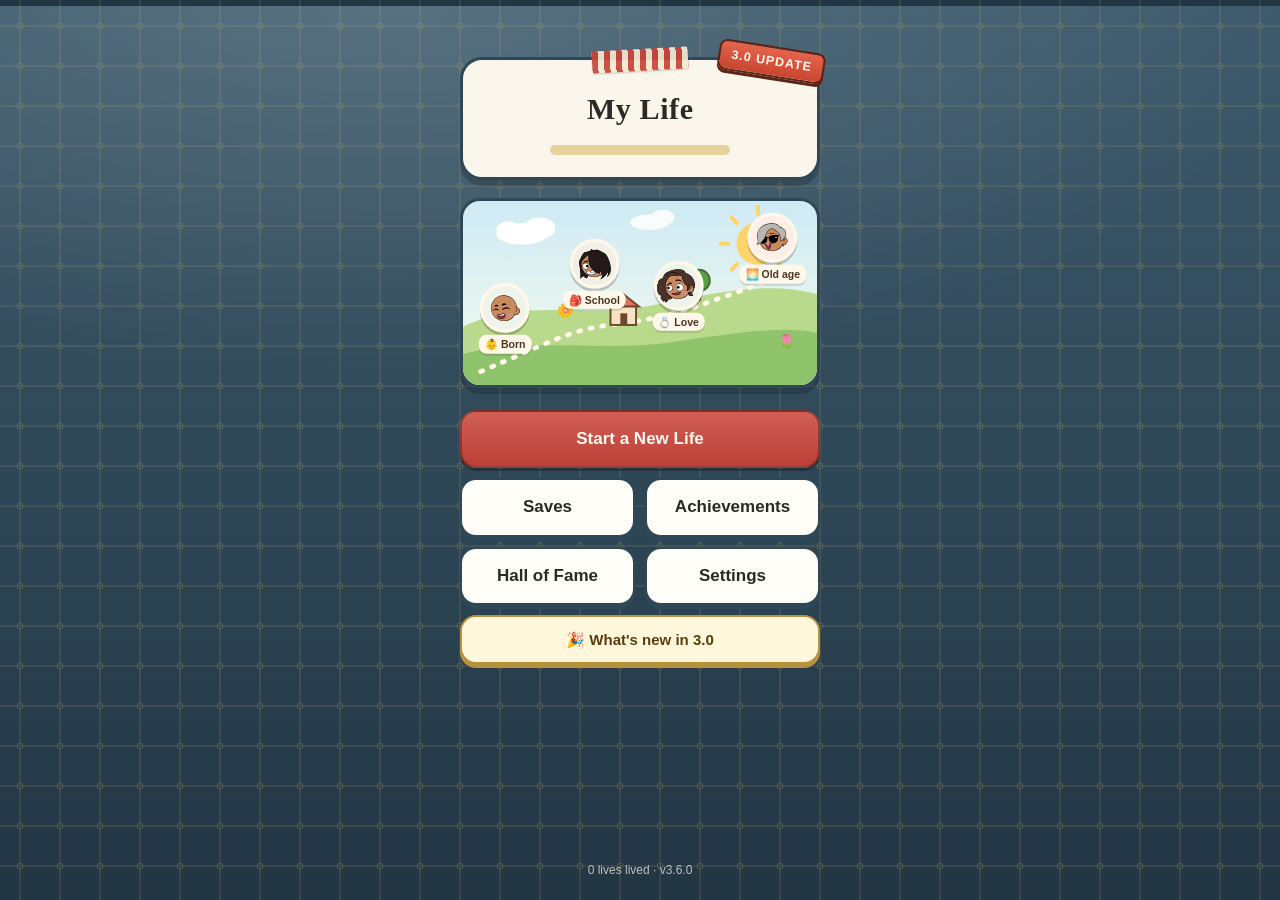
<file: web/index.html>
<!doctype html>
<html lang="zh-CN">
<head>
<meta charset="utf-8">
<meta name="viewport" content="width=device-width, initial-scale=1, maximum-scale=1, user-scalable=no, viewport-fit=cover">
<meta name="theme-color" content="#f6f9f3" media="(prefers-color-scheme: light)">
<meta name="theme-color" content="#1d3a2e" media="(prefers-color-scheme: dark)">
<meta name="format-detection" content="telephone=no">
<title>我的一生 · My Life</title>
<link rel="stylesheet" href="css/style.css">
<link rel="stylesheet" href="css/v3.css">
</head>
<body>
<div id="app"></div>
<script src="js/core.js"></script>
<script src="js/s2t.js"></script>
<script src="js/data/world.js"></script>
<script src="js/data/names.js"></script>
<script src="js/data/edu.js"></script>
<script src="js/data/jobs.js"></script>
<script src="js/data/people.js"></script>
<script src="js/data/items.js"></script>
<script src="js/data/history.js"></script>
<script src="js/data/history2.js"></script>
<script src="js/data/codes.js"></script>
<script src="js/engine/base.js"></script>
<script src="js/engine/npc.js"></script>
<script src="js/engine/life.js"></script>
<script src="js/engine/school.js"></script>
<script src="js/engine/career.js"></script>
<script src="js/engine/service.js"></script>
<script src="js/engine/crime.js"></script>
<script src="js/engine/money.js"></script>
<script src="js/engine/health.js"></script>
<script src="js/engine/love.js"></script>
<script src="js/engine/year.js"></script>
<script src="js/engine/vip.js"></script>
<script src="js/engine/ending.js"></script>
<script src="js/engine/chat.js"></script>
<script src="js/engine/actions.js"></script>
<script src="js/engine/actions2.js"></script>
<script src="js/engine/npcacts.js"></script>
<script src="js/events/child.js"></script>
<script src="js/events/teen.js"></script>
<script src="js/events/adult.js"></script>
<script src="js/events/love.js"></script>
<script src="js/engine/circle.js"></script>
<script src="js/events/work.js"></script>
<script src="js/events/old.js"></script>
<script src="js/events/people.js"></script>
<script src="js/events/more.js"></script>
<script src="js/events/jobs2.js"></script>
<script src="js/events/origins.js"></script>
<script src="js/events/fame2.js"></script>
<script src="js/events/school2.js"></script>
<script src="js/events/misc.js"></script>
<script src="js/events/era.js"></script>
<script src="js/events/status.js"></script>
<script src="js/events/estate.js"></script>
<script src="js/events/underworld.js"></script>
<script src="js/events/class.js"></script>
<script src="js/events/prison.js"></script>
<script src="js/events/family2.js"></script>
<script src="js/events/childhood.js"></script>
<script src="js/events/identity.js"></script>
<script src="js/events/royal.js"></script>
<script src="js/events/jobs3.js"></script>
<script src="js/events/family3.js"></script>
<script src="js/events/endings2.js"></script>
<script src="js/events/family4.js"></script>
<script src="js/events/persona.js"></script>
<script src="js/events/kidlife.js"></script>
<script src="js/events/batch6.js"></script>
<script src="js/events/batch7.js"></script>
<script src="js/events/batch8.js"></script>
<script src="js/events/batch9.js"></script>
<script src="js/events/batch10.js"></script>
<script src="js/events/batch11.js"></script>
<script src="js/events/stories11.js"></script>
<script src="js/events/batch12.js"></script>
<script src="js/events/stories12.js"></script>
<script src="js/events/batch13.js"></script>
<script src="js/events/spy.js"></script>
<script src="js/events/batch14.js"></script>
<script src="js/events/life14.js"></script>
<script src="js/events/stories14.js"></script>
<script src="js/events/jobs15a.js"></script>
<script src="js/events/jobs15b.js"></script>
<script src="js/events/origins15a.js"></script>
<script src="js/events/origins15b.js"></script>
<script src="js/events/world15.js"></script>
<script src="js/events/service15.js"></script>
<script src="js/events/life15.js"></script>
<script src="js/events/talents15.js"></script>
<script src="js/events/partners15.js"></script>
<script src="js/events/features15.js"></script>
<script src="js/events/pending17.js"></script>
<script src="js/events/jobs17.js"></script>
<script src="js/events/origins17.js"></script>
<script src="js/events/world17.js"></script>
<script src="js/events/spy17.js"></script>
<script src="js/events/kids17.js"></script>
<script src="js/events/daily17.js"></script>
<script src="js/events/v18.js"></script>
<script src="js/events/stories18.js"></script>
<script src="js/events/v19.js"></script>
<script src="js/events/v19b.js"></script>
<script src="js/events/stories19.js"></script>
<script src="js/events/v20.js"></script>
<script src="js/events/v21.js"></script>
<script src="js/events/stories21.js"></script>
<script src="js/events/v22.js"></script>
<script src="js/events/id22a.js"></script>
<script src="js/events/id22b.js"></script>
<script src="js/events/odb.js"></script>
<script src="js/events/odb1.js"></script>
<script src="js/events/odb2.js"></script>
<script src="js/events/odb3.js"></script>
<script src="js/events/odb4.js"></script>
<script src="js/events/odb5.js"></script>
<script src="js/events/odb6.js"></script>
<script src="js/events/dyn33.js"></script>
<script src="js/events/life33.js"></script>
<script src="js/events/kids33.js"></script>
<script src="js/events/fam34.js"></script>
<script src="js/events/fam35.js"></script>
<script src="js/events/spy22.js"></script>
<script src="js/events/endings3.js"></script>
<script src="js/events/ending33.js"></script>
<script src="js/events/v33.js"></script>
<script src="js/events/clean.js"></script>
<script src="js/events/effects.js"></script>
<script src="js/games/games.js"></script>
<script src="js/games/games2.js"></script>
<script src="js/ui/avatar.js"></script>
<script src="js/lib/dicebear.js"></script>
<script src="js/lib/avstyles.js"></script>
<script src="js/ui/avatar2.js"></script>
<script src="js/ui/audio.js"></script>
<script src="js/ui/ui.js"></script>
<script src="js/ui/skins.js"></script>
<script src="js/ui/screens.js"></script>
<script src="js/ui/pages.js"></script>
<script src="js/ui/main.js"></script>
<script src="js/ui/ui2.js"></script>
<script src="js/ui/ui3.js"></script>
<script src="js/ui/ui4.js"></script>
<script src="js/ui/ui5.js"></script>
<script src="js/ui/ui6.js"></script>
<script src="js/ui/ui7.js"></script>
<script src="js/ui/ui8.js"></script>
<script src="js/ui/ui9.js"></script>
<script src="js/ui/ui10.js"></script>
<script src="js/ui/ui11.js"></script>
<script src="js/ui/ui12.js"></script>
</body>
</html>
</file>
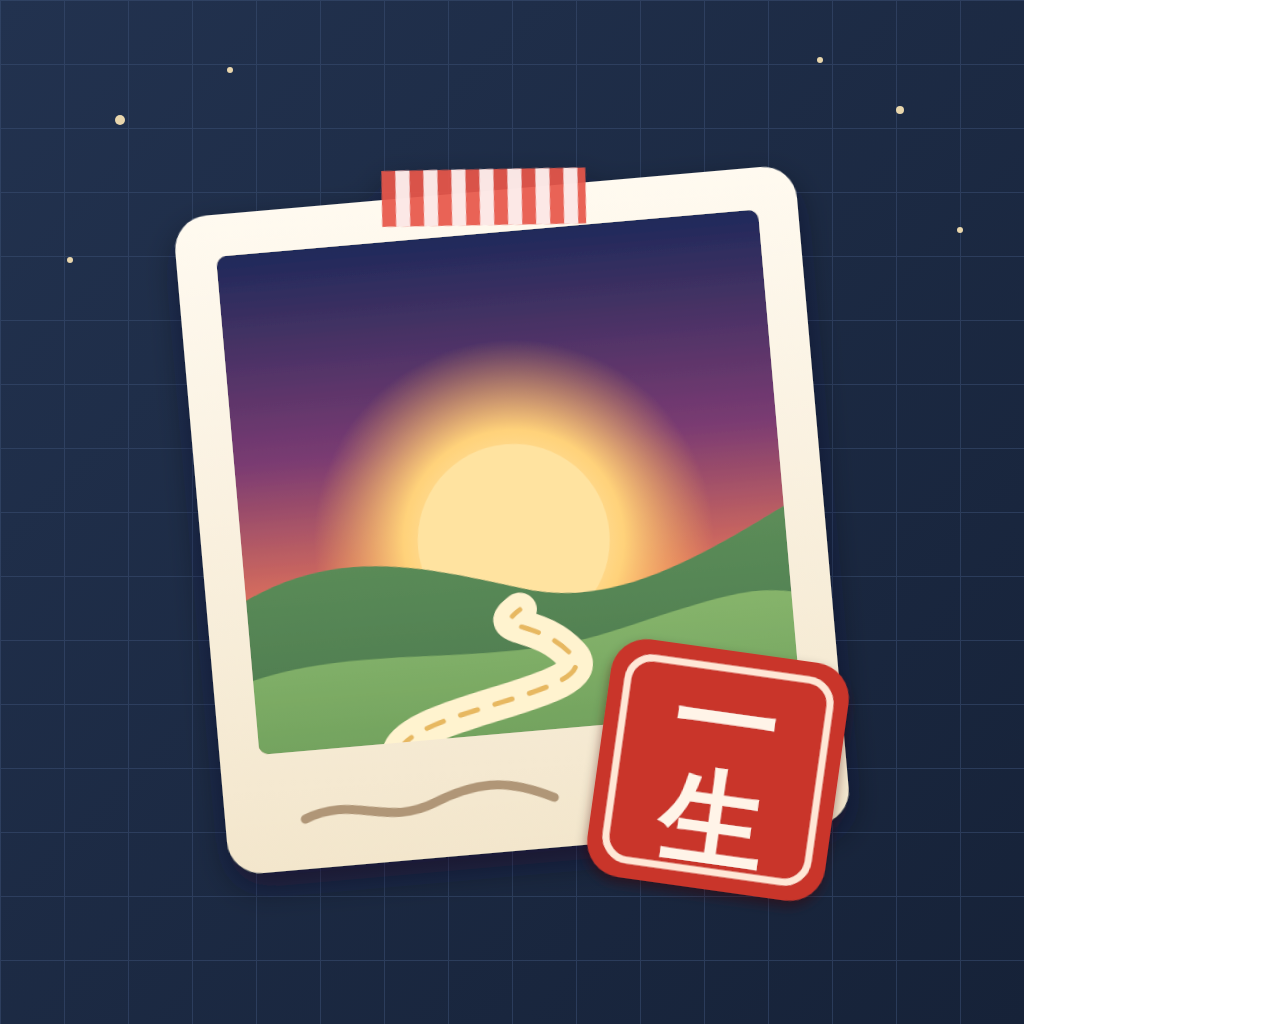
<file: tools/icon.svg.html>
<!doctype html><html><head><meta charset="utf-8"><style>html,body{margin:0;padding:0;background:transparent}</style></head><body>
<svg xmlns="http://www.w3.org/2000/svg" width="1024" height="1024" viewBox="0 0 1024 1024">
<defs>
  <linearGradient id="sky" x1="0" y1="0" x2="0" y2="1">
    <stop offset="0" stop-color="#1f2a5a"/><stop offset=".42" stop-color="#7a3b72"/><stop offset=".72" stop-color="#e2735a"/><stop offset="1" stop-color="#f7c26b"/>
  </linearGradient>
  <radialGradient id="sun" cx=".5" cy=".5" r=".5"><stop offset="0" stop-color="#fff6d6"/><stop offset=".55" stop-color="#ffd27a"/><stop offset="1" stop-color="#ffb35a" stop-opacity="0"/></radialGradient>
  <linearGradient id="paper" x1="0" y1="0" x2="0" y2="1"><stop offset="0" stop-color="#fffaf0"/><stop offset="1" stop-color="#f3e6cc"/></linearGradient>
  <linearGradient id="hill1" x1="0" y1="0" x2="0" y2="1"><stop offset="0" stop-color="#5e8f5a"/><stop offset="1" stop-color="#3f6b45"/></linearGradient>
  <linearGradient id="hill2" x1="0" y1="0" x2="0" y2="1"><stop offset="0" stop-color="#86b46b"/><stop offset="1" stop-color="#5f9152"/></linearGradient>
  <filter id="sh" x="-20%" y="-20%" width="140%" height="140%"><feDropShadow dx="0" dy="14" stdDeviation="16" flood-color="#1a0f24" flood-opacity=".45"/></filter>
  <filter id="sh2" x="-20%" y="-20%" width="140%" height="140%"><feDropShadow dx="0" dy="6" stdDeviation="6" flood-color="#3a0d0d" flood-opacity=".45"/></filter>
  <clipPath id="card"><rect x="240" y="232" width="544" height="500" rx="10"/></clipPath>
</defs>
<linearGradient id="bg" x1="0" y1="0" x2="1" y2="1"><stop offset="0" stop-color="#22324f"/><stop offset="1" stop-color="#162238"/></linearGradient>
<pattern id="grid" width="64" height="64" patternUnits="userSpaceOnUse"><path d="M64 0H0V64" fill="none" stroke="#3a4f73" stroke-width="2" opacity=".55"/></pattern>
<rect width="1024" height="1024" fill="url(#bg)"/><rect width="1024" height="1024" fill="url(#grid)"/>
<!-- stars -->
<g fill="#ffe9b8" opacity=".9"><circle cx="120" cy="120" r="5"/><circle cx="230" cy="70" r="3"/><circle cx="900" cy="110" r="4"/><circle cx="820" cy="60" r="3"/><circle cx="960" cy="230" r="3"/><circle cx="70" cy="260" r="3"/></g>
<!-- the card (a life's diary page), slightly tilted -->
<g transform="rotate(-5 512 520)" filter="url(#sh)">
  <rect x="200" y="190" width="624" height="660" rx="34" fill="url(#paper)"/>
  <g clip-path="url(#card)">
    <!-- little sky window inside the card -->
    <rect x="240" y="232" width="544" height="500" fill="url(#sky)"/>
    <circle cx="512" cy="540" r="200" fill="url(#sun)"/>
    <circle cx="512" cy="540" r="96" fill="#ffe3a0"/>
    <path d="M200 600 C 320 520, 420 560, 520 590 S 720 560, 824 510 L 824 860 L 200 860 Z" fill="url(#hill1)"/>
    <path d="M200 670 C 330 620, 470 670, 600 640 S 760 600, 824 630 L 824 860 L 200 860 Z" fill="url(#hill2)"/>
    <!-- the winding road of a life -->
    <path d="M380 740 C 400 700, 590 700, 560 660 S 480 630, 512 610" fill="none" stroke="#fff3cf" stroke-width="34" stroke-linecap="round"/>
    <path d="M380 740 C 400 700, 590 700, 560 660 S 480 630, 512 610" fill="none" stroke="#e7b860" stroke-width="5" stroke-dasharray="18 18" stroke-linecap="round"/>
    <!-- ruled lines at the bottom of the page -->
    
  </g>
  <path d="M280 800 C 330 780, 360 815, 410 795 S 490 780, 530 800" fill="none" stroke="#9a7b5a" stroke-width="9" stroke-linecap="round" opacity=".75"/>
  <!-- washi tape -->
  <g transform="rotate(4 512 196)"><rect x="410" y="168" width="204" height="56" fill="#e8574a" opacity=".92"/><g fill="#fff" opacity=".85"><rect x="424" y="168" width="14" height="56"/><rect x="452" y="168" width="14" height="56"/><rect x="480" y="168" width="14" height="56"/><rect x="508" y="168" width="14" height="56"/><rect x="536" y="168" width="14" height="56"/><rect x="564" y="168" width="14" height="56"/><rect x="592" y="168" width="14" height="56"/></g></g>
</g>
<!-- red seal: 一生 -->
<g transform="rotate(8 718 770)" filter="url(#sh2)">
  <rect x="598" y="650" width="240" height="240" rx="36" fill="#c9342b"/>
  <rect x="616" y="668" width="204" height="204" rx="24" fill="none" stroke="#ffe7d6" stroke-width="7"/>
  <text x="718" y="760" text-anchor="middle" font-family="Noto Serif CJK SC" font-weight="900" font-size="104" fill="#fff4e8">一</text>
  <text x="718" y="858" text-anchor="middle" font-family="Noto Serif CJK SC" font-weight="900" font-size="104" fill="#fff4e8">生</text>
</g>
</svg></body></html>
</file>
<file: web/css/style.css>
/* My Life — a ring-bound notebook on a wooden desk */
:root {
  --desk: #8d5d3b;
  --desk2: #6f4529;
  --desk3: #a8744b;
  --paper: #fbf6ea;
  --paper2: #fffdf6;
  --line: #e9dcc2;
  --grid: #efe4cf;
  --grid2: #dccaa8;
  --ink: #3d2b20;
  --ink2: #6f5a4a;
  --ink3: #a48f7c;
  --brown: #5b3a29;
  --green: #5a8a3a;
  --red: #c94a35;
  --blue: #3a7bbf;
  --blue-soft: #f6ead0;
  --yellow: #f2c94c;
  --yellow-soft: #f8e6a2;
  --rose: #ee8e8c;
  --sky: #6d9be3;
  --leaf: #93cf63;
  --gold: #efc463;
  --coral: #f0a06a;
  --violet: #a98be2;
  --teal: #7fd0c2;
  --track: #4b3a31;
  --shadow: 0 2px 0 rgba(61, 43, 32, .12), 0 10px 24px rgba(61, 43, 32, .18);
  --veil: rgba(40, 24, 14, .5);
  --serif: "Kaiti SC", "STKaiti", "KaiTi", "BiauKai", "Songti SC", "Noto Serif CJK SC", Georgia, serif;
  --round: "Yuanti SC", "PingFang SC", "PingFang TC", "Hiragino Maru Gothic ProN", -apple-system, "Helvetica Neue", Arial, sans-serif;
  --sans: -apple-system, "PingFang SC", "PingFang TC", "Hiragino Sans GB", "Noto Sans CJK SC", "Helvetica Neue", Arial, sans-serif;
  --safe-t: env(safe-area-inset-top, 0px);
  --safe-b: env(safe-area-inset-bottom, 0px);
  color-scheme: light;
}
:root[data-theme="dark"] {
  --desk: #3a281d; --desk2: #2a1c14; --desk3: #4d3527;
  --paper: #2a2420; --paper2: #332b26; --line: rgba(255, 240, 220, .08); --grid: rgba(255, 240, 220, .08); --grid2: rgba(255, 240, 220, .16);
  --ink: #f2e7d8; --ink2: #cdbba6; --ink3: #9c8977; --brown: #1c120c;
  --green: #a9d58a; --red: #f08f7a; --blue: #8fbaf0; --blue-soft: rgba(242, 201, 76, .14); --yellow: #f2d27a; --yellow-soft: rgba(242, 210, 122, .22);
  --track: #1c1511;
  --shadow: 0 2px 0 rgba(0, 0, 0, .3), 0 10px 26px rgba(0, 0, 0, .45); --veil: rgba(10, 6, 4, .62); color-scheme: dark;
}
@media (prefers-color-scheme: dark) {
  :root[data-theme="sysdark-unused"] {
    --desk: #3a281d; --desk2: #2a1c14; --desk3: #4d3527;
    --paper: #2a2420; --paper2: #332b26; --line: rgba(255, 240, 220, .08); --grid: rgba(255, 240, 220, .08); --grid2: rgba(255, 240, 220, .16);
    --ink: #f2e7d8; --ink2: #cdbba6; --ink3: #9c8977; --brown: #1c120c;
    --green: #a9d58a; --red: #f08f7a; --blue: #8fbaf0; --blue-soft: rgba(242, 201, 76, .14); --yellow: #f2d27a; --yellow-soft: rgba(242, 210, 122, .22);
    --track: #1c1511;
    --shadow: 0 2px 0 rgba(0, 0, 0, .3), 0 10px 26px rgba(0, 0, 0, .45); --veil: rgba(10, 6, 4, .62); color-scheme: dark;
  }
}
* { box-sizing: border-box; -webkit-tap-highlight-color: transparent; }
html, body { margin: 0; height: 100%; overflow: hidden; background: var(--paper); color: var(--ink); font-family: var(--sans); font-size: 15px; line-height: 1.55; -webkit-user-select: none; user-select: none; -webkit-text-size-adjust: 100%; }
button { font: inherit; color: inherit; border: 0; background: none; padding: 0; cursor: pointer; touch-action: manipulation; }
input, textarea, select { font: inherit; color: var(--ink); -webkit-user-select: text; user-select: text; }
button:focus-visible, input:focus-visible, select:focus-visible { outline: 2px solid var(--blue); outline-offset: 2px; }
.num { font-variant-numeric: tabular-nums; }
#app { position: fixed; inset: 0; display: flex; flex-direction: column; }

/* paper surfaces */
.grid-paper, .lined {
  background-color: var(--paper);
  background-image: repeating-linear-gradient(to bottom, transparent 0, transparent 31px, var(--line) 31px, var(--line) 32px);
  background-position: 0 6px;
}
.wood {
  background-color: var(--desk);
  background-image:
    radial-gradient(120% 60% at 20% 0%, rgba(255, 255, 255, .08), transparent 60%),
    repeating-linear-gradient(97deg, rgba(0, 0, 0, .06) 0 2px, transparent 2px 11px),
    repeating-linear-gradient(83deg, rgba(255, 255, 255, .035) 0 1px, transparent 1px 17px),
    linear-gradient(180deg, var(--desk3), var(--desk) 40%, var(--desk2));
}

/* ---------- the desk ---------- */
.desk { flex: 1; display: flex; flex-direction: column; overflow: hidden; position: relative;
  background-color: var(--desk);
  background-image:
    radial-gradient(120% 60% at 20% 0%, rgba(255, 255, 255, .08), transparent 60%),
    repeating-linear-gradient(97deg, rgba(0, 0, 0, .06) 0 2px, transparent 2px 11px),
    repeating-linear-gradient(83deg, rgba(255, 255, 255, .035) 0 1px, transparent 1px 17px),
    linear-gradient(180deg, var(--desk3), var(--desk) 40%, var(--desk2));
  padding: calc(var(--safe-t) + 6px) 10px calc(var(--safe-b) + 8px) 18px; }
.leaf { position: absolute; width: 74px; height: 74px; pointer-events: none; opacity: .9; z-index: 0;
  background: no-repeat center/contain url("data:image/svg+xml,%3Csvg xmlns='http://www.w3.org/2000/svg' viewBox='0 0 100 100'%3E%3Cpath d='M50 92 C49 75 47 62 44 52 C30 50 12 40 8 22 C24 14 40 18 50 30 C60 18 76 14 92 22 C88 40 70 50 56 52 C53 62 51 75 50 92Z' fill='%23c9dc7a' stroke='%23a6bd55' stroke-width='2'/%3E%3Cpath d='M50 90 V34 M50 52 L30 32 M50 52 L70 32' stroke='%23a6bd55' stroke-width='1.5' fill='none'/%3E%3C/svg%3E"); }
.leaf.l1 { top: calc(var(--safe-t) - 8px); left: 34%; transform: rotate(160deg); }
.leaf.l2 { bottom: calc(var(--safe-b) - 14px); right: -14px; transform: rotate(-30deg); width: 86px; height: 86px; }
.deskbar { display: flex; align-items: center; justify-content: space-between; gap: 8px; padding: 0 2px 6px 4px; position: relative; z-index: 2; }
.agechip { color: #fff8ea; font-family: var(--round); font-weight: 800; font-size: 20px; text-shadow: 0 2px 0 rgba(0, 0, 0, .25); display: flex; align-items: baseline; gap: 8px; }
.agechip small { font-size: 12.5px; font-weight: 600; opacity: .8; }
.pills { display: flex; gap: 8px; }
.pill { height: 36px; min-width: 48px; padding: 0 12px; border-radius: 18px; background: rgba(40, 24, 14, .35); color: #fff8ea; font-size: 17px; font-weight: 800; display: grid; place-items: center; position: relative; box-shadow: inset 0 1px 0 rgba(255, 255, 255, .12); }
.pill:active { background: rgba(40, 24, 14, .55); }
.pill .badge { top: -4px; right: -4px; }

/* the ring-bound notebook */
.book { flex: 1; min-height: 0; position: relative; z-index: 1; border-radius: 20px; background: var(--brown); padding: 0 0 7px 0; box-shadow: 0 6px 0 rgba(0, 0, 0, .18), 0 14px 30px rgba(0, 0, 0, .25); }
.book .page { position: absolute; inset: 0 7px 9px 10px; border-radius: 16px; background: var(--paper); overflow: hidden; display: flex; flex-direction: column; border: 2.5px solid #4a2f21; }
.ring { position: absolute; left: -15px; width: 32px; height: 18px; border: 5px solid #d9a55a; border-right-color: transparent; border-radius: 12px 0 0 12px; z-index: 3; box-shadow: inset 0 -2px 0 rgba(0, 0, 0, .15), 0 2px 0 rgba(0, 0, 0, .25); }
.ring.r1 { top: 14%; } .ring.r2 { top: calc(14% + 24px); } .ring.r3 { top: 64%; } .ring.r4 { top: calc(64% + 24px); }
.ribbon { text-align: center; padding: 10px 0 2px; }
.ribbon span { display: inline-block; font-family: var(--serif); font-size: 16px; letter-spacing: .25em; color: #5b3a29; padding: 3px 26px; background: linear-gradient(transparent 12%, #f3dc9e 12%, #f3dc9e 88%, transparent 88%); border-radius: 40% 60% 55% 45% / 60% 40% 60% 40%; }
:root[data-theme="dark"] .ribbon span { color: #3b2a20; }

/* ---------- header (inside the page) ---------- */
.hdr { padding: 6px 14px 8px 18px; display: flex; gap: 12px; align-items: center; position: relative; z-index: 2; }
.hdr .av { width: 66px; height: 66px; flex: none; border-radius: 50%; overflow: hidden; border: 3.5px solid var(--brown); background: #fff; box-shadow: 0 2px 0 rgba(0, 0, 0, .12); }
:root[data-theme="dark"] .hdr .av { border-color: #c9a27a; }
.hdr .who { flex: 1; min-width: 0; }
.hdr .nm { font-family: var(--serif); font-size: 22px; font-weight: 700; display: flex; align-items: baseline; gap: 8px; white-space: nowrap; overflow: hidden; letter-spacing: .06em; }
.hdr .ttl { font-family: var(--serif); font-size: 14px; color: var(--ink2); white-space: nowrap; overflow: hidden; text-overflow: ellipsis; margin-top: 2px; }
.purse { display: flex; flex-direction: column; align-items: flex-end; gap: 6px; flex: none; }
.money { font-family: var(--round); font-weight: 800; font-size: 15px; white-space: nowrap; display: flex; align-items: center; gap: 5px; color: var(--ink); }
.money .note { width: 18px; height: 13px; border-radius: 3px; background: linear-gradient(135deg, #bfe3d8, #8fc9b8); border: 1.5px solid #4f8f7c; transform: rotate(-12deg); display: inline-block; }
.money.neg { color: var(--red); }
.energy { display: flex; align-items: center; gap: 6px; color: var(--ink2); white-space: nowrap; font-size: 12.5px; font-family: var(--serif); }
.energy .bar { position: relative; width: 82px; height: 20px; border-radius: 10px; background: var(--track); overflow: hidden; border: 2px solid var(--brown); }
.energy .bar i { display: block; height: 100%; background: linear-gradient(180deg, #8fdcf0, #55b8d8); border-radius: 8px; }
.energy .bar b { position: absolute; inset: 0; display: grid; place-items: center; color: #fff; font-size: 11.5px; font-family: var(--round); font-weight: 800; text-shadow: 0 1px 0 rgba(0, 0, 0, .35); }
.hbtn { width: 38px; height: 38px; border-radius: 50%; display: grid; place-items: center; font-size: 19px; position: relative; flex: none; }
.badge { position: absolute; top: 2px; right: 0; min-width: 18px; height: 18px; padding: 0 4px; border-radius: 9px; background: var(--red); color: #fff; font-size: 11px; font-weight: 800; line-height: 18px; text-align: center; box-shadow: 0 0 0 2px #fff8ea; }
.vipmark { font-size: 11px; font-weight: 800; color: #6b4a00; background: linear-gradient(180deg, #ffe08a, #f2b632); border-radius: 6px; padding: 0 5px; font-family: var(--round); letter-spacing: 0; }

/* ---------- stats ---------- */
.stats { display: grid; grid-template-columns: 1fr 1fr; gap: 7px 14px; padding: 4px 14px 10px 18px; }
.st { display: flex; align-items: center; gap: 7px; font-size: 14px; color: var(--ink); font-family: var(--serif); }
.st .l { width: 2.4em; flex: none; letter-spacing: .1em; }
:root[lang="en"] .st .l { width: 4.4em; letter-spacing: 0; font-size: 12px; font-family: var(--round); font-weight: 700; white-space: nowrap; }
.bars2 .st .l { width: auto; min-width: 2.4em; }
:root[lang="en"] .bars2 .st .l { width: 5.4em; }
.bars2 .st .bar { height: 18px; }
:root[lang="en"] .hdr .nm { font-size: 19px; letter-spacing: 0; }
:root[lang="en"] .hdr .ttl { font-size: 12.5px; }
:root[lang="en"] .energy .lbl { display: none; }
.hdr .nm span:first-child { overflow: visible; text-overflow: clip; }
.st .bar { position: relative; flex: 1; height: 22px; border-radius: 11px; background: var(--track); overflow: hidden; border: 2px solid var(--brown); }
.st .bar i { display: block; height: 100%; border-radius: 9px; transition: width .4s; box-shadow: inset 0 3px 0 rgba(255, 255, 255, .25); }
.st .bar b { position: absolute; inset: 0; display: grid; place-items: center; color: #fff; font-family: var(--round); font-size: 12.5px; font-weight: 800; text-shadow: 0 1px 0 rgba(0, 0, 0, .4); }
.c-rose { background: var(--rose); } .c-sky { background: var(--sky); } .c-leaf { background: var(--leaf); } .c-gold { background: var(--gold); } .c-coral { background: var(--coral); } .c-violet { background: var(--violet); } .c-teal { background: var(--teal); }

/* ---------- diary ---------- */
.diary { flex: 1; overflow-y: auto; -webkit-overflow-scrolling: touch; padding: 4px 16px 32px 22px; position: relative; border-top: 1.5px dashed var(--grid2); font-family: var(--serif); background-attachment: local; background-position: 0 4px; }
.yr { margin: 0; }
.yr h4 { margin: 0 0 2px; font-size: 18px; font-weight: 700; color: var(--ink); display: flex; gap: 10px; align-items: baseline; line-height: 32px; }
.yr h4 .a { font-family: var(--round); font-weight: 800; }
.yr h4 .y { color: var(--ink3); font-weight: 500; font-size: 12.5px; font-family: var(--round); }
.yr p { margin: 0; font-size: 16px; line-height: 32px; letter-spacing: .03em; }
.yr p.n { color: var(--ink2); font-size: 14px; }
.more { display: block; margin: 0 auto; height: 32px; line-height: 32px; color: var(--blue); font-size: 13px; font-family: var(--round); }

/* ---------- fabric tabs & pencil ---------- */
.tabs { display: grid; grid-template-columns: repeat(4, 1fr); gap: 8px; padding: 0 6px; margin-top: -4px; position: relative; z-index: 2; }
.tab { height: 52px; border-radius: 4px 4px 12px 12px; display: grid; place-items: center; font-family: var(--round); font-size: 19px; font-weight: 900; color: #fff; letter-spacing: .12em; text-shadow: 0 2px 0 rgba(0, 0, 0, .28); position: relative; box-shadow: 0 4px 0 rgba(0, 0, 0, .22); transform: rotate(var(--tilt, 0deg)); }
.tab::before { content: ""; position: absolute; inset: 4px; border: 2px dashed rgba(255, 255, 255, .55); border-radius: 3px 3px 9px 9px; }
.tab span { position: relative; }
:root[lang="en"] .tab { font-size: 12.5px; letter-spacing: 0; }
.tab:active { transform: translateY(2px) rotate(var(--tilt, 0deg)); box-shadow: 0 2px 0 rgba(0, 0, 0, .22); }
.t-yellow { background: linear-gradient(180deg, #f8d466, #eeb93c); --tilt: -2deg; }
.t-red { background: linear-gradient(180deg, #f08c7c, #dc6a5a); --tilt: 1.5deg; }
.t-blue { background: linear-gradient(180deg, #7fb4ee, #5492d8); --tilt: -1deg; }
.t-green { background: linear-gradient(180deg, #8fd06f, #67b04c); --tilt: 2deg; }
.pencilrow { padding: 12px 4px 0; position: relative; z-index: 2; }
.pencil { width: 100%; height: 62px; display: flex; align-items: stretch; filter: drop-shadow(0 5px 0 rgba(0, 0, 0, .25)); transition: transform .12s; }
.pencil .body { flex: 1; border-radius: 22px 6px 6px 22px; background: linear-gradient(180deg, #e5644c 0%, #c84530 45%, #a9341f 100%); color: #fff7ea; display: flex; flex-direction: column; align-items: center; justify-content: center; border: 2.5px solid #5b2416; border-right: 0; position: relative; }
.pencil .body::before { content: ""; position: absolute; left: 10px; right: 6px; top: 9px; height: 5px; border-radius: 3px; background: rgba(255, 255, 255, .22); }
.pencil .body b { font-family: var(--serif); font-size: 23px; letter-spacing: .3em; line-height: 1.1; text-shadow: 0 2px 0 rgba(0, 0, 0, .25); }
:root[lang="en"] .pencil .body b { font-family: var(--round); letter-spacing: .06em; font-size: 19px; }
.pencil .body small { font-size: 11px; opacity: .85; font-family: var(--round); letter-spacing: .05em; }
.pencil .tip { width: 58px; flex: none; position: relative; background: #f1d1a2; clip-path: polygon(0 0, 100% 50%, 0 100%); }
.pencil .tip::after { content: ""; position: absolute; right: 0; top: 50%; width: 18px; height: 20px; transform: translateY(-50%); background: #3a2a22; clip-path: polygon(0 0, 100% 50%, 0 100%); }
.pencil:active { transform: translateY(3px); filter: drop-shadow(0 2px 0 rgba(0, 0, 0, .25)); }
.pencil[disabled] { opacity: .6; }
.pencil.thud { animation: thud .35s ease-out; }
@keyframes thud { 0% { transform: translateX(-6px); } 50% { transform: translateX(4px); } 100% { transform: none; } }
/* ---------- sheets (pages over the diary) ---------- */
.sheet { position: fixed; inset: 0; z-index: 20; display: flex; flex-direction: column; background: var(--paper); transform: translateY(100%); transition: transform .26s cubic-bezier(.2, .8, .2, 1); }
.sheet.on { transform: none; }
.sheet .sh { padding: calc(var(--safe-t) + 8px) 8px 8px; display: flex; align-items: center; gap: 6px; background: var(--paper2); border-bottom: 2px solid var(--grid2); }
.sheet .sh h3 { flex: 1; margin: 0; font-family: var(--serif); font-size: 18px; text-align: center; }
.sheet .sh .sp { width: 38px; }
.sheet .sb { flex: 1; overflow-y: auto; -webkit-overflow-scrolling: touch; padding: 12px 14px calc(var(--safe-b) + 20px); }
.back { width: 38px; height: 38px; border-radius: 50%; font-size: 22px; display: grid; place-items: center; color: var(--blue); }

/* list rows */
.grp { font-size: 12.5px; color: var(--green); font-weight: 700; margin: 14px 2px 6px; display: flex; align-items: center; gap: 8px; }
.grp::after { content: ""; flex: 1; height: 1px; background: var(--grid2); }
.grp:first-child { margin-top: 2px; }
.row { display: flex; align-items: center; gap: 11px; width: 100%; text-align: left; padding: 10px 11px; background: var(--paper2); border: 1px solid var(--grid2); border-radius: 12px; margin-bottom: 7px; min-height: 52px; }
.row:active { background: var(--blue-soft); }
.row .ic { font-size: 23px; width: 32px; text-align: center; flex: none; }
.row .avs { width: 40px; height: 40px; border-radius: 50%; overflow: hidden; flex: none; border: 1.5px solid var(--grid2); background: var(--paper); }
.row .tx { flex: 1; min-width: 0; }
.row .t { font-weight: 600; font-size: 15px; display: flex; align-items: center; gap: 6px; }
.row .s { font-size: 12.5px; color: var(--ink2); white-space: nowrap; overflow: hidden; text-overflow: ellipsis; }
.row .s.wrap { white-space: normal; }
.row .rt { flex: none; text-align: right; font-size: 12px; color: var(--ink2); display: flex; flex-direction: column; align-items: flex-end; gap: 2px; }
.row.dis { opacity: .45; }
.row.lock .t::after { content: "🔒"; font-size: 13px; }
.chip { display: inline-block; font-size: 11.5px; padding: 0 6px; border-radius: 6px; background: var(--grid); color: var(--ink2); white-space: nowrap; }
.chip.e { background: rgba(78, 165, 106, .18); background: color-mix(in srgb, var(--leaf) 18%, transparent); color: var(--green); }
.chip.m { background: var(--yellow-soft); color: var(--ink); }
.chip.tag { background: rgba(227, 169, 43, .25); background: color-mix(in srgb, var(--gold) 25%, transparent); color: var(--ink); }
.mini { height: 5px; border-radius: 3px; background: var(--grid); overflow: hidden; width: 70px; }
.mini i { display: block; height: 100%; background: var(--rose); }
.mini i.neg { background: var(--ink3); }
.card { background: var(--paper2); border: 1px solid var(--grid2); border-radius: 14px; padding: 13px 14px; margin-bottom: 10px; }
.card h5 { margin: 0 0 6px; font-size: 16px; font-family: var(--serif); }
.kv { display: grid; grid-template-columns: auto 1fr; gap: 3px 12px; font-size: 13.5px; }
.kv dt { color: var(--ink2); }
.kv dd { margin: 0; text-align: right; font-weight: 600; }
.pbar { height: 7px; border-radius: 4px; background: var(--grid); overflow: hidden; margin-top: 4px; }
.pbar i { display: block; height: 100%; background: var(--blue); }
.empty { text-align: center; color: var(--ink3); padding: 30px 10px; font-size: 14px; }

/* ---------- modal ---------- */
.veil { position: fixed; inset: 0; z-index: 50; background: var(--veil); display: flex; align-items: center; justify-content: center; padding: calc(var(--safe-t) + 14px) 16px calc(var(--safe-b) + 14px); opacity: 0; transition: opacity .18s; }
.veil.on { opacity: 1; }
.modal { width: 100%; max-width: 420px; max-height: 100%; display: flex; flex-direction: column; background: var(--paper2); border-radius: 16px; box-shadow: var(--shadow); overflow: hidden; transform: translateY(14px) scale(.98); transition: transform .2s; }
.veil.on .modal { transform: none; }
.modal .mh { padding: 14px 16px 10px; display: flex; align-items: center; gap: 10px; border-bottom: 2px solid var(--grid2); }
.modal .mh .ic { font-size: 28px; }
.modal .mh h3 { margin: 0; font-family: var(--serif); font-size: 19px; flex: 1; }
.modal .mh .x { font-size: 20px; color: var(--ink3); width: 32px; height: 32px; }
.modal .mb { padding: 14px 16px; overflow-y: auto; -webkit-overflow-scrolling: touch; }
.modal .mb .txt { font-size: 15.5px; line-height: 1.7; white-space: pre-wrap; }
.modal .mf { padding: 4px 16px 16px; display: flex; flex-direction: column; gap: 8px; }
.modal.news .mh { background: var(--yellow-soft); }
.modal.sad .mh { background: var(--grid); }
.opt { width: 100%; padding: 12px 14px; border-radius: 12px; border: 1.5px solid var(--blue); color: var(--blue); font-weight: 600; text-align: left; font-size: 15px; background: transparent; line-height: 1.4; }
.opt:active { background: var(--blue-soft); }
.opt.solid { background: var(--blue); color: var(--paper2); text-align: center; }
.opt.red { border-color: var(--red); color: var(--red); }
.opt[disabled] { opacity: .4; }
.opt small { display: block; font-weight: 400; font-size: 12px; opacity: .8; }
.deltas { display: flex; flex-wrap: wrap; gap: 6px; margin-top: 12px; }
.dl { font-size: 12.5px; font-weight: 700; padding: 2px 8px; border-radius: 999px; border: 1.5px solid currentColor; }
.dl.up { color: var(--green); } .dl.dn { color: var(--red); } .dl.note { color: var(--ink2); font-weight: 500; }
.npchead { display: flex; gap: 10px; align-items: center; margin-bottom: 10px; }
.npchead .avs { width: 44px; height: 44px; border-radius: 50%; overflow: hidden; border: 1.5px solid var(--grid2); }
.redpen { color: var(--red); font-family: var(--serif); }
.inp { width: 100%; padding: 11px 12px; border-radius: 10px; border: 1.5px solid var(--grid2); background: var(--paper); font-size: 16px; }
.sugs { display: flex; flex-wrap: wrap; gap: 6px; margin-top: 8px; }
.sug { padding: 6px 10px; border-radius: 999px; border: 1px solid var(--grid2); font-size: 13px; background: var(--paper); }

/* toast */
.toasts { position: fixed; left: 0; right: 0; top: calc(var(--safe-t) + 70px); z-index: 90; display: flex; flex-direction: column; align-items: center; gap: 6px; pointer-events: none; padding: 0 16px; }
.toast { background: var(--ink); color: var(--paper2); padding: 8px 14px; border-radius: 10px; font-size: 14px; box-shadow: var(--shadow); max-width: 100%; animation: tin .25s ease-out; }
@keyframes tin { from { opacity: 0; transform: translateY(-8px); } }

/* ---------- start & wizard ---------- */
.start { flex: 1; display: flex; flex-direction: column; padding: calc(var(--safe-t) + 30px) 24px calc(var(--safe-b) + 20px); overflow-y: auto; }
.start .title { text-align: center; margin: 4vh 0 4vh; }
.start .title h1 { font-family: var(--serif); font-size: 46px; letter-spacing: .32em; margin: 0 0 0 .32em; font-weight: 700; }
.start .title h1.long { font-size: clamp(30px, 9.6vw, 40px); letter-spacing: .12em; margin-left: .12em; white-space: nowrap; }
.start .title .en { color: var(--ink2); font-size: 14px; letter-spacing: .2em; }
.start .title .tline { width: 220px; margin: 12px auto 0; border-top: 2px solid var(--red); }
.start .btns { display: flex; flex-direction: column; gap: 10px; max-width: 360px; width: 100%; margin: 0 auto; }
.big { padding: 14px; border-radius: 14px; font-size: 17px; font-weight: 700; text-align: center; border: 2px solid var(--blue); color: var(--blue); background: var(--paper2); }
.big.solid { background: var(--blue); color: var(--paper2); }
.big:active { transform: scale(.98); }
.small-row { display: grid; grid-template-columns: 1fr 1fr; gap: 10px; }
.foot-note { text-align: center; color: var(--ink3); font-size: 12px; margin-top: auto; padding-top: 20px; }
.wiz { flex: 1; display: flex; flex-direction: column; overflow: hidden; }
.wiz .wh { padding: calc(var(--safe-t) + 10px) 10px 10px; display: flex; align-items: center; gap: 8px; background: var(--paper2); border-bottom: 2px solid var(--grid2); }
.wiz .wh h3 { margin: 0; flex: 1; text-align: center; font-family: var(--serif); font-size: 19px; }
.steps { display: flex; gap: 4px; justify-content: center; padding: 8px 0 0; }
.steps i { width: 22px; height: 4px; border-radius: 2px; background: var(--grid2); }
.steps i.on { background: var(--red); }
.wiz .wb { flex: 1; overflow-y: auto; padding: 14px 16px; }
.wiz .wf { padding: 10px 16px calc(var(--safe-b) + 14px); background: var(--paper2); border-top: 2px solid var(--grid2); }
.pickgrid { display: grid; grid-template-columns: repeat(3, 1fr); gap: 8px; }
.pk { padding: 12px 6px; border-radius: 12px; border: 1.5px solid var(--grid2); background: var(--paper2); text-align: center; font-size: 13.5px; }
.pk .e { font-size: 28px; display: block; line-height: 1.2; }
.pk.on { border-color: var(--red); box-shadow: inset 0 0 0 1.5px var(--red); }
.pk.dis { opacity: .4; }
.seg { display: flex; border: 1.5px solid var(--blue); border-radius: 12px; overflow: hidden; }
.seg button { flex: 1; padding: 10px 4px; color: var(--blue); font-weight: 600; }
.seg button.on { background: var(--blue); color: var(--paper2); }
.label { font-weight: 700; margin: 16px 0 8px; font-size: 14px; }
.label:first-child { margin-top: 0; }
.tal { display: flex; gap: 10px; align-items: flex-start; padding: 10px 12px; border-radius: 12px; border: 1.5px solid var(--grid2); background: var(--paper2); margin-bottom: 8px; text-align: left; width: 100%; }
.tal.on { border-color: var(--red); box-shadow: inset 0 0 0 1.5px var(--red); }
.tal .r { width: 8px; align-self: stretch; border-radius: 4px; flex: none; }
.r1 { background: var(--sky); } .r2 { background: var(--violet); } .r3 { background: var(--gold); } .rneg { background: var(--ink3); }
.tal b { display: block; font-size: 15px; }
.tal span { font-size: 12.5px; color: var(--ink2); }
.slider { display: flex; align-items: center; gap: 8px; margin-bottom: 6px; }
.slider .k { width: 52px; font-size: 13px; }
.slider .v { width: 34px; text-align: right; font-weight: 700; }
.slider button { width: 30px; height: 30px; border-radius: 8px; border: 1.5px solid var(--blue); color: var(--blue); font-weight: 700; }
.slider .bar { flex: 1; height: 7px; border-radius: 4px; background: var(--grid); overflow: hidden; }
.slider .bar i { display: block; height: 100%; background: var(--blue); }

/* ---------- report card (ending) ---------- */
.report { position: relative; background: var(--paper2); border: 2px solid var(--green); border-radius: 6px; padding: 18px 16px 16px; margin-bottom: 14px; }
.report h2 { font-family: var(--serif); text-align: center; margin: 0 0 4px; font-size: 22px; letter-spacing: .2em; }
.report .sub { text-align: center; color: var(--ink2); font-size: 13px; }
.report .title2 { font-family: var(--serif); font-size: 26px; text-align: center; margin: 14px 0 4px; }
.report .gstamp { position: absolute; right: 14px; top: 46px; width: 78px; height: 78px; border-radius: 50%; border: 3px solid var(--red); color: var(--red); display: grid; place-items: center; font-family: var(--serif); font-size: 40px; font-weight: 700; transform: rotate(14deg); opacity: .9; }
.report .epi { font-family: var(--serif); text-align: center; color: var(--ink2); margin: 10px 0 0; font-size: 15px; }
.scoretbl { width: 100%; border-collapse: collapse; margin-top: 12px; font-size: 13.5px; }
.scoretbl td { padding: 4px 2px; border-bottom: 1px dashed var(--grid2); }
.scoretbl td:last-child { text-align: right; font-weight: 700; }
.tl { list-style: none; margin: 0; padding: 0; }
.tl li { display: grid; grid-template-columns: 44px 1fr; gap: 8px; font-size: 13.5px; padding: 3px 0; }
.tl li b { color: var(--red); text-align: right; }

/* ---------- chat ---------- */
.chatlist .row .s { max-width: 100%; }
.convo { flex: 1; overflow-y: auto; padding: 12px 12px 8px; display: flex; flex-direction: column; gap: 8px; }
.bub { max-width: 78%; padding: 8px 12px; border-radius: 16px; font-size: 15px; line-height: 1.5; -webkit-user-select: text; user-select: text; word-break: break-word; }
.bub.n { align-self: flex-start; background: var(--paper2); border: 1.5px solid var(--grid2); border-bottom-left-radius: 4px; }
.bub.me { align-self: flex-end; background: var(--blue); color: var(--paper2); border-bottom-right-radius: 4px; }
.bub.s.when { font-size: 11px; letter-spacing: .5px; opacity: .8; margin-top: 4px; }
.bub.s { align-self: center; background: transparent; color: var(--ink3); font-size: 12.5px; padding: 2px 8px; text-align: center; }
.typing { align-self: flex-start; color: var(--ink3); font-size: 13px; padding: 2px 8px; }
.qk { display: flex; gap: 6px; overflow-x: auto; padding: 6px 10px; border-top: 1px solid var(--grid2); background: var(--paper2); -webkit-overflow-scrolling: touch; scrollbar-width: none; }
.qk::-webkit-scrollbar { display: none; }
.qk button { flex: none; padding: 6px 10px; border-radius: 999px; border: 1px solid var(--grid2); font-size: 13px; background: var(--paper); white-space: nowrap; }
.compose { display: flex; gap: 8px; padding: 8px 10px calc(var(--safe-b) + 10px); background: var(--paper2); }
.compose input { flex: 1; padding: 10px 12px; border-radius: 20px; border: 1.5px solid var(--grid2); background: var(--paper); font-size: 16px; }
.compose button { padding: 0 16px; border-radius: 20px; background: var(--blue); color: var(--paper2); font-weight: 700; }

/* ---------- profile ---------- */
.prof { display: flex; gap: 14px; align-items: center; margin-bottom: 12px; }
.prof .avs { width: 76px; height: 76px; border-radius: 50%; overflow: hidden; border: 2px solid var(--green); flex: none; background: var(--paper); }
.prof .nm { font-family: var(--serif); font-size: 21px; font-weight: 700; }
.prof .rl { color: var(--red); font-weight: 600; font-size: 13.5px; }
.bars2 { display: grid; grid-template-columns: 1fr 1fr; gap: 6px 14px; margin: 10px 0; }
.actgrid { display: grid; grid-template-columns: repeat(3, 1fr); gap: 7px; margin-top: 12px; }
.ab { padding: 9px 4px; border-radius: 12px; border: 1.5px solid var(--grid2); background: var(--paper); font-size: 12.5px; text-align: center; line-height: 1.3; }
.ab span { display: block; font-size: 22px; }
.ab:active { background: var(--blue-soft); }
.ab .c { font-size: 11px; color: var(--ink3); }
.hidden-stats { margin-top: 8px; padding: 8px 10px; border-radius: 10px; border: 1px dashed var(--gold); font-size: 13px; }

/* ---------- game host ---------- */
.ghost { position: fixed; inset: 0; z-index: 70; background: var(--paper); display: flex; flex-direction: column; }
.ghost .gh { padding: calc(var(--safe-t) + 10px) 14px 10px; display: flex; align-items: center; gap: 10px; background: var(--paper2); border-bottom: 2px solid var(--grid2); }
.ghost .gh h3 { margin: 0; flex: 1; font-family: var(--serif); font-size: 18px; }
.ghost .gb { flex: 1; position: relative; overflow: hidden; display: flex; flex-direction: column; }
.ghost .intro { flex: 1; display: flex; flex-direction: column; justify-content: center; gap: 12px; padding: 24px; text-align: center; }
.ghost .intro .e { font-size: 64px; }
.ghost .intro p { margin: 0; color: var(--ink2); }
.ghost canvas { display: block; width: 100%; flex: 1; touch-action: none; }
.ghud { display: flex; justify-content: space-between; padding: 8px 14px; font-weight: 700; font-size: 15px; }
.gctl { display: flex; gap: 10px; padding: 10px 14px calc(var(--safe-b) + 14px); }
.gctl button { flex: 1; padding: 16px 0; border-radius: 14px; font-size: 18px; font-weight: 700; border: 2px solid var(--blue); color: var(--blue); background: var(--paper2); }
.gctl button:active { background: var(--blue-soft); }
.gctl button.go { background: var(--blue); color: var(--paper2); }
.qcard { margin: 14px; padding: 16px; border-radius: 14px; background: var(--paper2); border: 1.5px solid var(--grid2); }
.qcard .q { font-size: 17px; font-weight: 600; margin-bottom: 12px; line-height: 1.5; }
.qcard .opt { margin-bottom: 8px; }
.opt.good { border-color: var(--leaf); background: rgba(78, 165, 106, .18); background: color-mix(in srgb, var(--leaf) 18%, transparent); color: var(--green); }
.opt.bad { border-color: var(--red); background: rgba(207, 59, 43, .14); background: color-mix(in srgb, var(--red) 14%, transparent); color: var(--red); }
.timer { height: 6px; background: var(--grid); margin: 0 14px; border-radius: 3px; overflow: hidden; }
.timer i { display: block; height: 100%; background: var(--red); transition: width .1s linear; }
.cards4 { display: grid; grid-template-columns: repeat(4, 1fr); gap: 8px; padding: 14px; }
.mcard { aspect-ratio: 3/4; border-radius: 10px; background: var(--blue); color: transparent; font-size: 30px; display: grid; place-items: center; border: 2px solid var(--blue); transition: transform .15s; }
.mcard.up, .mcard.done { background: var(--paper2); color: var(--ink); }
.mcard.done { opacity: .5; }
.pcard { width: 52px; height: 74px; border-radius: 8px; background: #fff; color: #222; border: 1.5px solid #bbb; display: grid; place-items: center; font-size: 20px; font-weight: 700; box-shadow: 0 2px 4px rgba(0, 0, 0, .15); }
.pcard.r { color: #c4271b; }
.pcard.back { background: repeating-linear-gradient(45deg, var(--blue), var(--blue) 6px, #3d6bc0 6px, #3d6bc0 12px); }
.hand { display: flex; gap: 6px; flex-wrap: wrap; justify-content: center; min-height: 80px; }
.tile { width: 34px; height: 46px; border-radius: 6px; background: #fbfaf2; color: #222; border: 1.5px solid #c9c3a8; display: grid; place-items: center; font-size: 13px; font-weight: 700; line-height: 1; box-shadow: 0 2px 0 #b8b090; }
.tile.sel { transform: translateY(-8px); border-color: var(--red); }
.tile.m { color: #c4271b; } .tile.p { color: #1d6f42; } .tile.s { color: #1f4fa3; } .tile.z { color: #222; }
.dice { display: flex; gap: 12px; justify-content: center; margin: 20px 0; }
.die { width: 58px; height: 58px; border-radius: 12px; background: #fff; color: #222; border: 2px solid #999; display: grid; place-items: center; font-size: 30px; font-weight: 700; }
.ind { display: grid; grid-template-columns: 1fr 1fr; gap: 6px 12px; padding: 10px 14px; font-size: 13px; }
.ind .bar { height: 6px; border-radius: 3px; background: var(--grid); overflow: hidden; margin-top: 2px; }
.ind .bar i { display: block; height: 100%; }
.suspects { display: grid; grid-template-columns: 1fr 1fr; gap: 8px; padding: 0 14px; }
.clue { margin: 0 14px 6px; padding: 8px 10px; border-left: 3px solid var(--red); background: var(--paper2); font-size: 14px; border-radius: 0 8px 8px 0; }


/* ---------- warm notebook theme for pages, dialogs, lists ---------- */
.sheet .sh, .wiz .wh, .ghost .gh {
  background-color: var(--desk);
  background-image: repeating-linear-gradient(97deg, rgba(0, 0, 0, .06) 0 2px, transparent 2px 11px), linear-gradient(180deg, var(--desk3), var(--desk2));
  color: #fff8ea; border-bottom: 3px solid var(--brown); }
.sheet .sh h3, .wiz .wh h3, .ghost .gh h3 { color: #fff8ea; text-shadow: 0 2px 0 rgba(0, 0, 0, .25); letter-spacing: .12em; }
.sheet .sh .back, .wiz .wh .back, .ghost .gh .back { color: #fff8ea; }
.sheet .sh button:not(.back), .ghost .gh button { color: #fff8ea; }
.sheet .sb { background-image: repeating-linear-gradient(to bottom, transparent 0, transparent 31px, var(--line) 31px, var(--line) 32px); }
.steps i { background: rgba(255, 248, 234, .3); } .steps i.on { background: #f3dc9e; }
.grp { color: var(--brown); font-family: var(--serif); font-size: 14px; letter-spacing: .08em; }
:root[data-theme="dark"] .grp { color: var(--ink2); }
@media (prefers-color-scheme: dark) { :root[data-theme="sysdark-unused"] .grp { color: var(--ink2); } }
.row { border: 2px solid var(--grid2); border-radius: 14px; box-shadow: 0 2px 0 var(--grid2); }
.row:active { background: var(--blue-soft); transform: translateY(1px); box-shadow: none; }
.row .avs, .npchead .avs { border: 2.5px solid var(--brown); background: #fff; }
.card { border: 2px solid var(--grid2); border-radius: 16px; box-shadow: 0 2px 0 var(--grid2); }
.card h5 { letter-spacing: .06em; }
.modal { border: 3px solid var(--brown); border-radius: 22px; background: var(--paper2); }
.modal .mh { border-bottom: 2px dashed var(--grid2); }
.modal .mh h3 { letter-spacing: .06em; }
.modal.news .mh { background: #fbeec2; }
:root[data-theme="dark"] .modal.news .mh { background: rgba(242, 210, 122, .14); }
.modal .mb .txt { font-family: var(--serif); font-size: 16.5px; }
.opt { border: 2px solid var(--brown); color: var(--ink); background: var(--paper); border-radius: 14px; box-shadow: 0 3px 0 var(--brown); }
.opt:active { background: var(--blue-soft); transform: translateY(2px); box-shadow: 0 1px 0 var(--brown); }
.opt.solid { background: linear-gradient(180deg, #e5644c, #c84530); color: #fff8ea; border-color: #5b2416; box-shadow: 0 3px 0 #5b2416; }
.opt.red { border-color: var(--red); color: var(--red); box-shadow: 0 3px 0 var(--red); }
.opt.good { box-shadow: 0 3px 0 var(--leaf); } .opt.bad { box-shadow: 0 3px 0 var(--red); }
.big { border: 2.5px solid var(--brown); color: var(--ink); background: var(--paper2); border-radius: 16px; box-shadow: 0 4px 0 var(--brown); }
.big.solid { background: linear-gradient(180deg, #e5644c, #c84530); color: #fff8ea; border-color: #5b2416; box-shadow: 0 4px 0 #5b2416; }
.big:active { transform: translateY(3px); box-shadow: 0 1px 0 var(--brown); }
.start {
  background-color: var(--desk);
  background-image: radial-gradient(120% 60% at 20% 0%, rgba(255, 255, 255, .08), transparent 60%), repeating-linear-gradient(97deg, rgba(0, 0, 0, .06) 0 2px, transparent 2px 11px), linear-gradient(180deg, var(--desk3), var(--desk) 40%, var(--desk2)); }
.start .title { background: var(--paper); border: 3px solid var(--brown); border-radius: 22px; padding: 26px 10px 22px; box-shadow: 0 6px 0 rgba(0, 0, 0, .2); max-width: 360px; width: 100%; margin: 3vh auto 4vh; position: relative; }
.start .title::before, .start .title::after { content: ""; position: absolute; left: -17px; width: 22px; height: 14px; border: 4.5px solid #d9a55a; border-right-color: transparent; border-radius: 10px 0 0 10px; }
.start .title::before { top: 28%; } .start .title::after { top: 58%; }
.start .title h1 { font-family: var(--serif); }
.start .title .tline { border-top: 0; height: 10px; width: 180px; border-radius: 6px; background: #f3dc9e; }
.start .foot-note { color: rgba(255, 248, 234, .75); }
.wiz .wb { background-color: var(--paper); }
.wiz .wf { background: var(--paper2); border-top: 2px dashed var(--grid2); }
.pk, .tal { border: 2px solid var(--grid2); box-shadow: 0 2px 0 var(--grid2); }
.pk.on, .tal.on { border-color: var(--red); box-shadow: 0 2px 0 var(--red), inset 0 0 0 1px var(--red); background: #fff4ea; }
:root[data-theme="dark"] .pk.on, :root[data-theme="dark"] .tal.on { background: rgba(240, 143, 122, .12); }
.seg { border: 2px solid var(--brown); }
.seg button { color: var(--ink); }
.seg button.on { background: var(--brown); color: #fff8ea; }
.slider button { border-color: var(--brown); color: var(--ink); }
.prof .avs { border: 3.5px solid var(--brown); background: #fff; width: 84px; height: 84px; }
.prof .nm { letter-spacing: .06em; }
.ab { border: 2px solid var(--grid2); box-shadow: 0 2px 0 var(--grid2); }
.report { border: 3px solid var(--brown); border-radius: 18px; }
.bub.me { background: #6a9d4f; }
.toast { background: var(--brown); color: #fff8ea; border-radius: 14px; }
:root[data-theme="dark"] .toast { background: #e9dcc5; color: #2a1c14; }
.gctl button { border-color: var(--brown); color: var(--ink); box-shadow: 0 3px 0 var(--brown); }
.gctl button.go { background: linear-gradient(180deg, #e5644c, #c84530); color: #fff8ea; border-color: #5b2416; }

@media (prefers-reduced-motion: reduce) { *, *::before, *::after { transition: none !important; animation: none !important; } }
@media (min-width: 700px) { body:not(.tablet) #app { max-width: 520px; margin: 0 auto; border-left: 1px solid var(--grid2); border-right: 1px solid var(--grid2); } }
html, body { background: var(--desk2); }
@media (max-height: 700px) { .hdr .av { width: 54px; height: 54px; } .st .bar { height: 19px; } .stats { gap: 5px 12px; } .tab { height: 44px; } .pencil { height: 54px; } .yr p { font-size: 15px; } }
/* personality card on profiles */
.persona { margin: 8px 0 4px; padding: 9px 11px; border-radius: 10px; background: var(--grid); font-size: 13px; line-height: 1.55; }
.persona .pd { color: var(--ink); white-space: pre-line; }
.persona .cp { margin-top: 5px; color: var(--ink2); font-style: italic; }
.persona .chips { margin-top: 6px; display: flex; flex-wrap: wrap; gap: 4px; }
.persona .chip { white-space: normal; background: var(--paper, rgba(255,255,255,.6)); padding: 1px 7px; }
.estl { margin-top: 8px; display: flex; flex-direction: column; gap: 4px; font-size: 13px; }
.estl .esl { display: flex; justify-content: space-between; gap: 10px; border-bottom: 1px dashed var(--grid2); padding-bottom: 3px; }
.estl .esl b { white-space: nowrap; }
.estl .esd { margin-top: 4px; color: var(--red); line-height: 1.5; }
.estl .esd.ok { color: var(--green); }
/* ---------- prison ---------- */
.cage { display: none; position: absolute; inset: 0; pointer-events: none; z-index: 6; border-radius: inherit;
  background:
    linear-gradient(180deg, transparent 0 13%, #2b2e33 13%, #8d939b 14%, #3b3f45 15.2%, transparent 15.2% 84%, #2b2e33 84%, #8d939b 85%, #3b3f45 86.2%, transparent 86.2%),
    repeating-linear-gradient(90deg, transparent 0 40px, rgba(30,32,36,.82) 40px, rgba(150,156,165,.85) 43px, rgba(60,64,70,.85) 47px, rgba(30,32,36,.82) 49px, transparent 49px 66px); }
.desk.jailed .cage { display: block; }
.desk.jailed .book .page { filter: grayscale(.9) contrast(1.05); background: #e8e6e1; }
.desk.jailed { background: #3a3c40; }
.desk.jailed .leaf { display: none; }
.jailbar { display: none; }
.desk.jailed .jailbar { display: block; margin: 0 12px 4px; padding: 6px 10px; border-radius: 8px; background: #2c2e32; color: #e9e6df; font-size: 12px; position: relative; z-index: 7; }
.jailbar b { margin-right: 8px; }
.cagecard { position: relative; overflow: hidden; border-radius: 14px; background: #2c2e32; color: #ece9e2; padding: 16px 14px; margin-bottom: 10px; line-height: 1.55; font-size: 13px; }
.cagecard .bars { position: absolute; inset: 0; pointer-events: none; opacity: .5;
  background: repeating-linear-gradient(90deg, transparent 0 26px, #8d939b 26px, #50555c 31px, transparent 31px 44px); }
.cagecard .tx { position: relative; }
.cagecard b { font-size: 15px; display: block; margin-bottom: 4px; }
.cagecard .sz { margin-top: 6px; color: #ffb4a6; }
.cagecard .q { margin-top: 8px; color: #c9c5bc; }
.card p.muted { color: var(--ink2); font-size: 13px; margin: 2px 0 8px; line-height: 1.5; }
/* ---------- home illustration ---------- */
.start .title { margin-bottom: 2vh; }
.hero { position: relative; max-width: 360px; width: 100%; height: 190px; margin: 0 auto 2.5vh; border-radius: 20px; overflow: hidden; border: 3px solid var(--brown); background: linear-gradient(#cfeaf5, #eaf6ee 70%); box-shadow: 0 6px 0 rgba(0,0,0,.18); flex-shrink: 0; }
.hero > svg { position: absolute; inset: 0; width: 100%; height: 100%; }
.hero .rays { transform-origin: 300px 44px; animation: spin 18s linear infinite; }
.hero .cloud.c1 { animation: drift 16s ease-in-out infinite alternate; }
.hero .cloud.c2 { animation: drift 11s ease-in-out infinite alternate-reverse; }
.hero .hb { position: absolute; transform: translate(-10%, -50%); display: flex; flex-direction: column; align-items: center; gap: 2px; animation: bob 2.6s ease-in-out infinite; }
.hero .hav { width: 50px; height: 50px; border-radius: 50%; overflow: hidden; border: 3px solid #fff8ea; box-shadow: 0 3px 0 rgba(0,0,0,.2); background: #fff; }
.hero .hav svg { width: 100%; height: 100%; display: block; }
.hero .hb span { font-size: 10.5px; font-weight: 700; color: #4a3520; background: #fff8ea; border-radius: 8px; padding: 1px 6px; white-space: nowrap; box-shadow: 0 2px 0 rgba(0,0,0,.12); }
@keyframes spin { to { transform: rotate(360deg); } }
@keyframes drift { from { transform: translateX(-14px); } to { transform: translateX(22px); } }
@keyframes bob { 0%, 100% { transform: translate(-10%, -50%); } 50% { transform: translate(-10%, calc(-50% - 6px)); } }
@media (prefers-color-scheme: dark) { :root[data-theme="sysdark-unused"] .hero { background: linear-gradient(#2c3a4e, #33463a 70%); } }
:root[data-theme="dark"] .hero { background: linear-gradient(#2c3a4e, #33463a 70%); }
/* ---------- wizard preview ---------- */
.wpv { display: flex; gap: 12px; align-items: center; padding: 10px 16px; background: var(--paper2); border-bottom: 2px dashed var(--grid2); }
.wpv-l { position: relative; display: flex; flex-direction: column; align-items: center; gap: 3px; }
.wpv-av { width: 64px; height: 64px; border-radius: 50%; overflow: hidden; border: 3px solid var(--brown); background: #fff; box-shadow: 0 3px 0 rgba(0,0,0,.18); }
.wpv-av svg { width: 100%; height: 100%; display: block; }
.wpv-av.pop { animation: pop .45s ease; }
@keyframes pop { 0% { transform: scale(.82); opacity: .4; } 60% { transform: scale(1.06); opacity: 1; } 100% { transform: scale(1); } }
.wpv-b { position: absolute; top: -8px; right: -8px; font-size: 22px; filter: drop-shadow(0 2px 0 rgba(0,0,0,.2)); animation: bob2 2s ease-in-out infinite; }
@keyframes bob2 { 0%,100% { transform: translateY(0) rotate(-8deg); } 50% { transform: translateY(-4px) rotate(6deg); } }
.wpv-cap { font-size: 10.5px; color: var(--ink2); white-space: nowrap; }
.wpv-r { flex: 1; min-width: 0; }
.wpv-r b { font-family: var(--serif); font-size: 19px; display: block; margin-bottom: 4px; white-space: nowrap; overflow: hidden; text-overflow: ellipsis; }
.wpv-chips { display: flex; flex-wrap: wrap; gap: 4px; }
.wpv-chips span { font-size: 11.5px; background: var(--paper); border: 1.5px solid var(--grid2); border-radius: 9px; padding: 1px 7px; }
.gcards { display: grid; grid-template-columns: 1fr 1fr; gap: 12px; margin-bottom: 8px; }
.gcard { display: flex; flex-direction: column; align-items: center; gap: 8px; padding: 14px 8px; border-radius: 18px; border: 3px solid var(--grid2); background: var(--paper); font-size: 16px; color: var(--ink); transition: transform .15s; }
.gcard.on { border-color: var(--red); background: #fff3e6; transform: translateY(-3px); box-shadow: 0 5px 0 rgba(0,0,0,.12); }
.gcard .gav { width: 96px; height: 96px; border-radius: 50%; overflow: hidden; border: 3px solid var(--brown); }
.gcard .gav svg { width: 100%; height: 100%; display: block; }
.ocards { display: grid; grid-template-columns: repeat(3, 1fr); gap: 8px; }
.ocard { display: flex; flex-direction: column; align-items: center; gap: 4px; padding: 12px 4px; border-radius: 14px; border: 3px solid var(--grid2); background: var(--paper); font-size: 13px; color: var(--ink); }
.ocard .e { font-size: 28px; }
.ocard.on { border-color: var(--red); background: #fff3e6; }
:root[data-theme="dark"] .gcard.on, :root[data-theme="dark"] .ocard.on { background: #3d2f25; }
@media (prefers-color-scheme: dark) { :root[data-theme="sysdark-unused"] .gcard.on, :root[data-theme="sysdark-unused"] .ocard.on { background: #3d2f25; } }
.tal.flip { animation: flipIn .5s ease both; }
@keyframes flipIn { from { transform: perspective(600px) rotateY(90deg); opacity: 0; } to { transform: none; opacity: 1; } }
.tline2 { border-left: 3px solid var(--grid2); margin: 4px 0 8px 8px; padding-left: 12px; display: flex; flex-direction: column; gap: 7px; }
.tline2 .ti { position: relative; font-size: 13px; line-height: 1.4; }
.tline2 .ti::before { content: ""; position: absolute; left: -19px; top: 4px; width: 11px; height: 11px; border-radius: 50%; background: var(--red); border: 2px solid var(--paper); }
.tline2 .ti b { font-family: var(--serif); margin-right: 6px; }
.tline2 .ti span { color: var(--ink2); }
.homecard .hn { font-family: var(--serif); font-size: 20px; font-weight: 700; margin: 2px 0 4px; }
.row.fold .t { font-weight: 700; }
.row.fold .car { margin-left: 6px; font-size: 14px; color: var(--ink2); }
.foldbox { margin: -4px 0 8px 14px; padding-left: 8px; border-left: 3px dashed var(--grid2); }
.reqs { display: flex; flex-wrap: wrap; gap: 4px; margin-top: 4px; }
.rq { font-size: 11px; padding: 1px 7px; border-radius: 8px; border: 1.5px solid; white-space: nowrap; }
.rq.ok { color: #3f7d3a; border-color: #9fcf8f; background: #eef8e8; }
.rq.no { color: #b2412e; border-color: #e9a99a; background: #fdeeea; }
:root[data-theme="dark"] .rq.ok { background: #233322; color: #a9d99a; } :root[data-theme="dark"] .rq.no { background: #3a2420; color: #f0a796; }
@media (prefers-color-scheme: dark) { :root[data-theme="sysdark-unused"] .rq.ok { background: #233322; color: #a9d99a; } :root[data-theme="sysdark-unused"] .rq.no { background: #3a2420; color: #f0a796; } }
.jobrow .tx { min-width: 0; }
.resume .reqs { margin: 4px 0 2px; }
.row.fold .rt { flex-direction: row; align-items: center; gap: 6px; }
/* header: name on its own line, purse below */
.hdr .nm { overflow: visible; }
.hdr .nm .nmt { display: block; min-width: 0; max-width: 100%; overflow: visible; text-overflow: clip; letter-spacing: .02em; }
.hdr .purse2 { display: flex; align-items: center; gap: 10px; margin-top: 5px; flex-wrap: wrap; }
.hdr .purse2 .energy .bar { width: 74px; }

/* =====================================================================
   Color themes. "auto" picks Clear Sky (light) or Starry Night (dark).
   ===================================================================== */
:root[data-theme="sky"] {
  --desk: #a9d3f5; --desk2: #86bdee; --desk3: #d3ebff;
  --paper: #ffffff; --paper2: #f6faff; --line: #e6f0fb; --grid: #eef5fd; --grid2: #cfe1f6;
  --ink: #22324a; --ink2: #5a6b85; --ink3: #9aa8bd; --brown: #3e6fa8;
  --green: #3f9d6a; --red: #ff6b6b; --blue: #3a7bd5; --blue-soft: #e7f1ff; --yellow: #ffc94d; --yellow-soft: #fff1c7;
  --track: #2c405e; --shadow: 0 2px 0 rgba(40, 70, 120, .1), 0 10px 24px rgba(40, 70, 120, .16); --veil: rgba(20, 35, 60, .45); color-scheme: light;
}
:root[data-theme="sakura"] {
  --desk: #f7bccb; --desk2: #ee9fb5; --desk3: #fde0e8;
  --paper: #fffafb; --paper2: #fff4f7; --line: #fbe3ea; --grid: #fdedf2; --grid2: #f4cbd7;
  --ink: #4a2733; --ink2: #845665; --ink3: #b88e9b; --brown: #c0587a;
  --green: #4f9a6b; --red: #e8476f; --blue: #6a7fd8; --blue-soft: #fde7ee; --yellow: #ffc75f; --yellow-soft: #fff0cf;
  --track: #5b3442; --shadow: 0 2px 0 rgba(150, 60, 90, .1), 0 10px 24px rgba(150, 60, 90, .16); --veil: rgba(70, 25, 40, .45); color-scheme: light;
}
:root[data-theme="mint"] {
  --desk: #a6e0c9; --desk2: #82cfb2; --desk3: #d2f3e5;
  --paper: #fcfffd; --paper2: #f3fbf7; --line: #e0f2ea; --grid: #ebf8f2; --grid2: #c7e8da;
  --ink: #1f3b33; --ink2: #4e6e64; --ink3: #8eaba1; --brown: #2f8a6d;
  --green: #2f8a6d; --red: #ff7a59; --blue: #3a8fc4; --blue-soft: #e4f6ef; --yellow: #ffc94d; --yellow-soft: #fff3cc;
  --track: #2b4a41; --shadow: 0 2px 0 rgba(30, 90, 70, .1), 0 10px 24px rgba(30, 90, 70, .16); --veil: rgba(15, 45, 35, .45); color-scheme: light;
}
:root[data-theme="night"] {
  --desk: #1f2547; --desk2: #151a35; --desk3: #2c3460;
  --paper: #242b4a; --paper2: #2b3356; --line: rgba(255, 255, 255, .07); --grid: rgba(255, 255, 255, .07); --grid2: rgba(255, 255, 255, .15);
  --ink: #eef0ff; --ink2: #b9c0e0; --ink3: #7f88ad; --brown: #8ea2ff;
  --green: #8fe0b0; --red: #ff8a9a; --blue: #8fb6ff; --blue-soft: rgba(143, 182, 255, .14); --yellow: #ffd37a; --yellow-soft: rgba(255, 211, 122, .2);
  --track: #10152c; --shadow: 0 2px 0 rgba(0, 0, 0, .35), 0 10px 26px rgba(0, 0, 0, .5); --veil: rgba(5, 8, 20, .62); color-scheme: dark;
}
/* no wood grain outside the wood theme: soft gradients and dots instead */
:root[data-theme="sky"] .desk, :root[data-theme="sakura"] .desk, :root[data-theme="mint"] .desk, :root[data-theme="night"] .desk,
:root[data-theme="sky"] .start, :root[data-theme="sakura"] .start, :root[data-theme="mint"] .start, :root[data-theme="night"] .start {
  background-color: var(--desk);
  background-image: radial-gradient(rgba(255, 255, 255, .35) 1.2px, transparent 1.6px), linear-gradient(180deg, var(--desk3), var(--desk) 55%, var(--desk2));
  background-size: 18px 18px, 100% 100%;
}
:root[data-theme="night"] .desk, :root[data-theme="night"] .start {
  background-image: radial-gradient(rgba(255, 255, 255, .5) 1px, transparent 1.4px), radial-gradient(rgba(255, 230, 160, .35) 1.2px, transparent 1.6px), linear-gradient(180deg, var(--desk3), var(--desk) 55%, var(--desk2));
  background-size: 37px 41px, 53px 47px, 100% 100%; background-position: 0 0, 11px 17px, 0 0;
}
:root[data-theme="sky"] .sheet .sh, :root[data-theme="sakura"] .sheet .sh, :root[data-theme="mint"] .sheet .sh, :root[data-theme="night"] .sheet .sh,
:root[data-theme="sky"] .wiz .wh, :root[data-theme="sakura"] .wiz .wh, :root[data-theme="mint"] .wiz .wh, :root[data-theme="night"] .wiz .wh,
:root[data-theme="sky"] .ghost .gh, :root[data-theme="sakura"] .ghost .gh, :root[data-theme="mint"] .ghost .gh, :root[data-theme="night"] .ghost .gh {
  background-color: var(--desk2); background-image: linear-gradient(180deg, var(--desk), var(--desk2));
}
:root[data-theme="sky"] html, :root[data-theme="sky"] body, :root[data-theme="sakura"] body, :root[data-theme="mint"] body, :root[data-theme="night"] body { background: var(--desk2); }
:root[data-theme="sky"] .hdr .av, :root[data-theme="sakura"] .hdr .av, :root[data-theme="mint"] .hdr .av { border-color: var(--brown); }
:root[data-theme="night"] .gcard.on, :root[data-theme="night"] .ocard.on { background: #34406e; }
:root[data-theme="night"] .hero { background: linear-gradient(#26305c, #2d4a4a 70%); }
:root[data-theme="night"] .rq.ok { background: #213a33; color: #a6e6c2; } :root[data-theme="night"] .rq.no { background: #43262f; color: #ffb0bd; }
:root[data-theme="sakura"] .gcard.on, :root[data-theme="sakura"] .ocard.on { background: #ffeef3; }
:root[data-theme="mint"] .gcard.on, :root[data-theme="mint"] .ocard.on { background: #eafaf2; }
:root[data-theme="sky"] .gcard.on, :root[data-theme="sky"] .ocard.on { background: #eef6ff; }
/* theme picker */
.themes { display: grid; grid-template-columns: repeat(3, 1fr); gap: 8px; margin-bottom: 6px; }
.thm { border-radius: 14px; border: 3px solid var(--grid2); padding: 6px 4px 8px; background: var(--paper2); display: flex; flex-direction: column; align-items: center; gap: 5px; font-size: 12.5px; color: var(--ink); }
.thm.on { border-color: var(--red); }
.thm .sw { width: 100%; height: 38px; border-radius: 9px; position: relative; overflow: hidden; }
.thm .sw i { position: absolute; left: 18%; right: 18%; top: 9px; bottom: -4px; border-radius: 7px 7px 0 0; }
:root[data-theme="sky"] .sheet .sh, :root[data-theme="sakura"] .sheet .sh, :root[data-theme="mint"] .sheet .sh,
:root[data-theme="sky"] .wiz .wh, :root[data-theme="sakura"] .wiz .wh, :root[data-theme="mint"] .wiz .wh,
:root[data-theme="sky"] .ghost .gh, :root[data-theme="sakura"] .ghost .gh, :root[data-theme="mint"] .ghost .gh {
  background-image: linear-gradient(180deg, color-mix(in srgb, var(--brown) 82%, white), var(--brown));
}
:root[data-theme="sky"] .agechip, :root[data-theme="sakura"] .agechip, :root[data-theme="mint"] .agechip { color: var(--brown); text-shadow: 0 1px 0 rgba(255, 255, 255, .6); }
:root[data-theme="sky"] .agechip small, :root[data-theme="sakura"] .agechip small, :root[data-theme="mint"] .agechip small { color: var(--ink2); }
:root[data-theme="sky"] .pill, :root[data-theme="sakura"] .pill, :root[data-theme="mint"] .pill { background: rgba(255, 255, 255, .75); color: var(--brown); }

/* =====================================================================
   v1.1 — the life journal. Each identity has its own paper, pattern, scene, tape and colors (skins.js).
   ===================================================================== */
:root[data-theme="identity"] { color-scheme: light; }
:root[data-theme="identity"] body { background: var(--desk2); }
:root[data-theme="identity"] .desk, :root[data-theme="identity"] .start {
  background-color: var(--desk);
  background-image: var(--pat), radial-gradient(120% 70% at 30% 0%, rgba(255, 255, 255, .14), transparent 60%), linear-gradient(180deg, var(--desk3), var(--desk) 50%, var(--desk2));
  background-size: auto, 100% 100%, 100% 100%; }
:root[data-theme="identity"] .sheet .sh, :root[data-theme="identity"] .wiz .wh, :root[data-theme="identity"] .ghost .gh {
  background-color: var(--desk); background-image: var(--pat), linear-gradient(180deg, var(--desk3), var(--desk2)); background-size: auto, 100% 100%;
  color: var(--deskink); border-bottom: 3px solid var(--sk-gold); }
:root[data-theme="identity"] .sheet .sh h3, :root[data-theme="identity"] .wiz .wh h3, :root[data-theme="identity"] .ghost .gh h3 { color: var(--deskink); text-shadow: 0 1px 0 var(--deskshadow); }
:root[data-theme="identity"] .sheet .sh .back, :root[data-theme="identity"] .wiz .wh .back, :root[data-theme="identity"] .ghost .gh .back,
:root[data-theme="identity"] .sheet .sh button:not(.back), :root[data-theme="identity"] .ghost .gh button { color: var(--deskink); }
:root[data-theme="identity"] .steps i { background: var(--deskink2); opacity: .45; } :root[data-theme="identity"] .steps i.on { background: var(--sk-gold); opacity: 1; }
:root[data-theme="identity"] .agechip { color: var(--deskink); text-shadow: 0 1px 0 var(--deskshadow); }
:root[data-theme="identity"] .agechip small { color: var(--deskink2); opacity: 1; }
:root[data-theme="identity"] .pill { background: var(--pillbg); color: var(--deskink); }
:root[data-theme="identity"] .grp { color: var(--brown); }
:root[data-theme="identity"] .opt.solid, :root[data-theme="identity"] .big.solid, :root[data-theme="identity"] .gctl button.go { background: var(--red); background-image: linear-gradient(180deg, rgba(255, 255, 255, .14), rgba(0, 0, 0, .06)); color: #fffaf0; border-color: rgba(0, 0, 0, .3); box-shadow: 0 3px 0 rgba(0, 0, 0, .28); }
:root[data-theme="identity"] .bub.me { background: var(--blue); }
:root[data-theme="identity"] .pk.on, :root[data-theme="identity"] .tal.on, :root[data-theme="identity"] .gcard.on, :root[data-theme="identity"] .ocard.on { background: var(--yellow-soft); }
:root[data-theme="identity"] .modal.news .mh { background: var(--yellow-soft); }
:root[data-theme="identity"] .start .title::after { display: none; }
:root[data-theme="identity"] .start .title::before { left: 50%; top: -11px; width: 96px; height: 22px; margin-left: -48px; border: 0; border-radius: 2px; background: var(--tape); opacity: .92; transform: rotate(-3deg); box-shadow: 0 1px 2px rgba(0, 0, 0, .2); }
:root[data-theme="identity"] .start .foot-note { color: var(--deskink2); }
:root[data-theme="identity"] .start .title .tline { background: var(--sk-gold); opacity: .55; }

/* the journal on the desk */
.desk { padding: calc(var(--safe-t) + 6px) 12px calc(var(--safe-b) + 8px); }
.deskbar { padding: 0 2px 8px; }
.pill .pi { display: block; width: 20px; height: 20px; } .pill .pi svg { display: block; width: 100%; height: 100%; }
.book { border-radius: 18px; background: none; padding: 0; box-shadow: 0 2px 0 rgba(0, 0, 0, .12), 0 12px 30px rgba(0, 0, 0, .28); }
.book .page { inset: 0; border: 0; border-radius: 18px;
  background-image: repeating-linear-gradient(0deg, rgba(0, 0, 0, .014) 0 1px, transparent 1px 3px), repeating-linear-gradient(90deg, rgba(0, 0, 0, .014) 0 1px, transparent 1px 3px); }
.scene { position: relative; height: 98px; flex: none; overflow: hidden; background: var(--grid); }
.scene svg { position: absolute; inset: 0; width: 100%; height: 100%; display: block; }
.scene::after { content: ""; position: absolute; left: 0; right: 0; bottom: -1px; height: 9px; background: radial-gradient(circle at 7px 0, transparent 6.5px, var(--paper) 7px) repeat-x; background-size: 14px 9px; }
.bmk { position: absolute; top: -3px; right: 20px; width: 17px; height: 66px; z-index: 4; background: var(--ribbon); background-image: linear-gradient(90deg, rgba(0, 0, 0, .12), transparent 30%, rgba(255, 255, 255, .18) 55%, transparent 75%, rgba(0, 0, 0, .1)); clip-path: polygon(0 0, 100% 0, 100% 100%, 50% 80%, 0 100%); filter: drop-shadow(0 2px 2px rgba(0, 0, 0, .25)); }
.hdr { padding: 0 44px 6px 16px; gap: 14px; align-items: flex-start; z-index: 3; }
.pol { position: relative; flex: none; margin-top: -42px; padding: 5px 5px 15px; background: #fffdf8; border-radius: 3px; box-shadow: 0 3px 10px rgba(0, 0, 0, .25); transform: rotate(-4deg); }
.hdr .pol .av { width: 66px; height: 66px; border: 0; border-radius: 2px; box-shadow: none; background: #fff; }
.pol .tape { position: absolute; top: -9px; left: 50%; width: 52px; height: 17px; margin-left: -26px; transform: rotate(6deg); background: var(--tape); opacity: .9; box-shadow: 0 1px 2px rgba(0, 0, 0, .18); }
.pol .stk { position: absolute; right: -15px; bottom: -11px; width: 32px; height: 32px; transform: rotate(12deg); filter: drop-shadow(0 2px 2px rgba(0, 0, 0, .25)); }
.pol .stk svg { display: block; width: 100%; height: 100%; }
.hdr .who { padding-top: 8px; }
.hdr .ttl { margin-top: 4px; }
.hdr .ttl span { display: inline-block; max-width: 100%; vertical-align: top; overflow: hidden; text-overflow: ellipsis; white-space: nowrap; padding: 1px 9px; border-radius: 4px; background: var(--grid); border: 1px dashed var(--grid2); color: var(--ink2); font-size: 13px; transform: rotate(-1deg); }
.money .note { width: 15px; height: 15px; border-radius: 50%; transform: none; border: 1.5px solid rgba(0, 0, 0, .28); background: radial-gradient(circle at 35% 35%, #fff1bf, var(--sk-gold, #e0b44c) 70%); }
.hdr .purse2 .energy .bar { width: 66px; height: 8px; border: 0; border-radius: 4px; background: var(--grid); box-shadow: inset 0 1px 1px rgba(0, 0, 0, .08); }
.hdr .energy .bar i { border-radius: 4px; background: linear-gradient(90deg, #4fb0d6, #8fdcf0); }
.hdr .energy > b { font-size: 11.5px; font-family: var(--round); font-weight: 800; color: var(--ink2); }
.stats { gap: 7px 16px; padding: 6px 16px 10px; }
.stats .st { font-size: 13px; gap: 8px; }
.stats .st .l { width: 2.3em; color: var(--ink2); letter-spacing: .08em; }
:root[lang="en"] .stats .st .l { width: 4.6em; font-size: 11.5px; }
.stats .st .bar { height: 9px; border: 0; border-radius: 5px; background: var(--grid); box-shadow: inset 0 1px 1px rgba(0, 0, 0, .07); }
.stats .st .bar i { border-radius: 5px; box-shadow: none; }
.stats .st .v { width: 1.9em; flex: none; text-align: right; font-size: 12.5px; font-weight: 800; font-family: var(--round); color: var(--ink); }
.diary { border-top: 0; padding: 6px 16px 30px 20px; }
.diary::before { content: ""; position: sticky; top: 0; display: block; height: 0; }
.yr h4 .a { display: inline-block; padding: 0 10px; line-height: 23px; font-size: 14px; color: var(--ink); border-radius: 2px; transform: rotate(-1.5deg); box-shadow: 0 1px 1px rgba(0, 0, 0, .1);
  background: linear-gradient(rgba(255, 255, 255, .6), rgba(255, 255, 255, .6)), var(--tape); }
.tabs { gap: 7px; padding: 0 2px; margin-top: 10px; }
.tab { height: 56px; border-radius: 14px 14px 10px 10px; display: flex; flex-direction: column; align-items: center; justify-content: center; gap: 2px; font-size: 13.5px; letter-spacing: .1em; font-weight: 800; }
.tab::before { inset: 3px; border-width: 1.5px; border-radius: 11px 11px 8px 8px; }
.tab .ti { position: relative; display: block; width: 21px; height: 21px; } .tab .ti svg { display: block; width: 100%; height: 100%; }
:root[lang="en"] .tab { font-size: 11.5px; letter-spacing: .02em; }
:root[data-theme="identity"] .tab { background-image: linear-gradient(180deg, rgba(255, 255, 255, .18), rgba(0, 0, 0, .08)); }
:root[data-theme="identity"] .t-yellow { background-color: var(--sk-t1); } :root[data-theme="identity"] .t-red { background-color: var(--sk-t2); }
:root[data-theme="identity"] .t-blue { background-color: var(--sk-t3); } :root[data-theme="identity"] .t-green { background-color: var(--sk-t4); }
.pencilrow { padding: 10px 2px 0; }
.pencil { height: 60px; align-items: center; justify-content: center; gap: 12px; position: relative; overflow: hidden; border-radius: 16px; color: #fffaf0; filter: none;
  background: var(--sk-stamp, #c84530); background-image: linear-gradient(180deg, rgba(255, 255, 255, .16), rgba(0, 0, 0, .1)); box-shadow: 0 4px 0 rgba(0, 0, 0, .26), 0 10px 20px rgba(0, 0, 0, .2); }
.pencil::before { content: ""; position: absolute; inset: 5px; border: 2px dashed rgba(255, 255, 255, .55); border-radius: 11px; pointer-events: none; }
.pencil .body { flex: none; background: none; border: 0; border-radius: 0; color: inherit; }
.pencil .body::before { display: none; }
.pencil .body b { font-size: 21px; letter-spacing: .26em; }
.pencil .tip { order: -1; width: 38px; height: 38px; flex: none; border-radius: 50%; clip-path: none; background: rgba(255, 252, 244, .95); display: grid; place-items: center; box-shadow: inset 0 0 0 2px rgba(0, 0, 0, .1); }
.pencil .tip::after { display: none; }
.pencil .tip svg { width: 26px; height: 26px; display: block; }
.pencil:active { transform: translateY(3px); box-shadow: 0 1px 0 rgba(0, 0, 0, .26); filter: none; }
.pencil.thud { animation: stampit .38s ease-out; }
@keyframes stampit { 0% { transform: none; } 35% { transform: scale(.95) rotate(-1.2deg); } 70% { transform: scale(1.02); } 100% { transform: none; } }
.desk.reskin .book { animation: reskin .8s ease; }
@keyframes reskin { 0% { transform: none; } 35% { transform: perspective(900px) rotateY(-10deg) scale(.97); filter: brightness(1.1); } 100% { transform: none; } }
:root[data-theme="dark"] .pol, :root[data-theme="night"] .pol { background: #f3ede2; }
@media (max-height: 700px) { .scene { height: 74px; } .pol { margin-top: -34px; } .hdr .pol .av { width: 54px; height: 54px; } .tab { height: 48px; } .tab .ti { width: 18px; height: 18px; } .pencil { height: 54px; } .bmk { height: 52px; } }
/* wizard: the family background shows its journal */
.wpv.sk { position: relative; overflow: hidden; min-height: 100px; }
.wpv-sc { position: absolute; inset: 0; z-index: 0; } .wpv-sc svg { display: block; width: 100%; height: 100%; }
.wpv.sk::before { content: ""; position: absolute; inset: 0; z-index: 1; background: linear-gradient(90deg, rgba(255, 255, 255, 0) 0%, rgba(255, 255, 255, .15) 18%, var(--paper2) 46%); }
.wpv.sk > .wpv-l, .wpv.sk > .wpv-r { position: relative; z-index: 2; }
.wpv-sk { margin-top: 6px; font-size: 11.5px; font-weight: 800; color: var(--red); letter-spacing: .04em; }
/* about me, ledger, looks */
.hdr .pol, .hdr .money { cursor: pointer; }
.hdr .purse2 { justify-content: flex-start; gap: 4px 12px; }
.mehead { display: flex; gap: 18px; align-items: center; padding: 14px 6px 6px; }
.pol.big { margin: 0; flex: none; }
.pol.big .av { width: 92px; height: 92px; border-radius: 2px; overflow: hidden; background: #fff; }
.pol.big .av svg { display: block; width: 100%; height: 100%; }
.mewho { display: flex; flex-direction: column; gap: 3px; min-width: 0; }
.mewho b { font-family: var(--serif); font-size: 22px; } .mewho span { color: var(--ink2); font-size: 14px; } .mewho small { color: var(--ink3); font-size: 12.5px; }
.mebtns { display: flex; flex-wrap: wrap; gap: 6px; margin-top: 6px; }
.mebtns .pk { padding: 6px 10px; font-size: 13px; }
.card.fin h5 { display: flex; justify-content: space-between; align-items: baseline; }
.fnet { font-size: 14px; } .fnet.up { color: var(--green); } .fnet.dn { color: var(--red); }
.fl { display: flex; justify-content: space-between; gap: 10px; padding: 5px 0; border-bottom: 1px dashed var(--grid2); font-size: 14px; }
.fl:last-child { border-bottom: 0; }
.fl.in b { color: var(--green); } .fl.out b { color: var(--red); } .fl.par b { color: var(--ink2); }
.fsub { margin-top: 8px; font-size: 12px; color: var(--ink3); letter-spacing: .08em; }
.skinrow { display: flex; gap: 10px; padding: 4px 2px 10px; }
.skt { width: 36px; height: 36px; border-radius: 50%; border: 2px solid var(--grid2); }
.skt.on { border: 3px solid var(--red); }
.skt.s0 { background: #ffe0c8; } .skt.s1 { background: #f6cfa8; } .skt.s2 { background: #e2ad80; } .skt.s3 { background: #c68a5c; } .skt.s4 { background: #9a6440; } .skt.s5 { background: #6b4228; }
.lookgrid { display: grid; grid-template-columns: repeat(4, minmax(0, 1fr)); gap: 8px; }
.lookgrid .lk { aspect-ratio: 1; border-radius: 12px; border: 2px solid var(--grid2); background: var(--paper2); padding: 2px; overflow: hidden; }
.lookgrid .lk svg { display: block; width: 100%; height: 100%; }
.lookgrid .lk.on { border-color: var(--red); }
.hint { font-size: 12.5px; color: var(--ink3); margin: 2px 2px 8px; }
.kv dd { white-space: pre-line; }
.avwrap { position: relative; flex: none; }
.natf { position: absolute; right: -6px; bottom: -4px; font-size: 12px; line-height: 1; padding: 1px 2px; border-radius: 6px; background: var(--paper); box-shadow: 0 1px 2px rgba(0, 0, 0, .2); letter-spacing: -1px; }
.veil .modal .opt { animation: optin var(--tapd, .7s) ease both; }
@keyframes optin { 0% { opacity: .35; } 100% { opacity: 1; } }
/* v1.2 — pickers scroll, premium gold, legacy, naming groups, the cemetery */
.modal { max-height: calc(100% - 16px); }
.modal .mb { min-height: 0; flex: 1 1 auto; }
.veil .opt.prem, .veil .row.prem { border: 2px solid #c9a24a !important; background: linear-gradient(135deg, #fff7dc, #f6e3a6) !important; color: #5a3d0c !important; box-shadow: 0 2px 0 #b8913f, 0 0 0 3px rgba(233, 196, 106, .25); position: relative; }
.veil .opt.prem::after, .veil .row.prem::after { content: "★"; position: absolute; right: 10px; top: 6px; font-size: 12px; color: #b8913f; }
.legacy { display: inline-block; margin-top: 5px; padding: 2px 9px; border-radius: 999px; font-size: 12px; font-weight: 700; color: #5a3d0c; background: linear-gradient(135deg, #fff1c4, #e9c46a); border: 1px solid #b8913f; }
.ngrp { margin-top: 10px; } .nlab { font-size: 12px; color: var(--ink3); letter-spacing: .06em; margin-bottom: 2px; }
.inp::placeholder { color: var(--ink3); font-size: 14px; }
.row.anc .ic.gen { width: auto; min-width: 54px; font-size: 12px; font-weight: 800; color: var(--brown); font-family: var(--serif); }
.row.anc.me { background: var(--yellow-soft); }
.card.fam .megal { display: flex; flex-wrap: wrap; gap: 6px; margin-top: 8px; }
/* the cemetery: the whole screen goes grey and dark */
.sheet.mourn { background: #1d1f22 !important; color: #d7d9dc; }
.sheet.mourn .sh { background: #121315 !important; background-image: none !important; color: #e3e5e8 !important; border-bottom: 2px solid #3a3d42 !important; }
.sheet.mourn .sh h3, .sheet.mourn .sh .back, .sheet.mourn .sh button { color: #e3e5e8 !important; text-shadow: none !important; }
.sheet.mourn .sb { background: #1d1f22 !important; background-image: radial-gradient(120% 60% at 50% 0%, rgba(255, 255, 255, .05), transparent 70%) !important; }
.sheet.mourn .hint, .sheet.mourn .empty { color: #8d9197; }
.sheet.mourn .card { background: #26292d; border-color: #3a3d42; color: #cfd2d6; }
.sheet.mourn .card h5 { color: #e3e5e8; }
.tombs { display: grid; grid-template-columns: repeat(3, minmax(0, 1fr)); gap: 12px; }
.tomb { display: flex; flex-direction: column; align-items: center; gap: 3px; padding: 14px 6px 10px; border-radius: 40px 40px 8px 8px; background: linear-gradient(#55595f, #3c4045); border: 1px solid #6a6e74; color: #e7e9ec; box-shadow: inset 0 2px 0 rgba(255, 255, 255, .08), 0 4px 8px rgba(0, 0, 0, .4); }
.tomb .tav { width: 44px; height: 44px; border-radius: 50%; overflow: hidden; filter: grayscale(1) contrast(.9); opacity: .9; }
.tomb .tav svg { width: 100%; height: 100%; display: block; }
.tomb b { font-family: var(--serif); font-size: 13.5px; text-align: center; line-height: 1.2; }
.tomb span { font-size: 11px; color: #b5b9be; } .tomb small { font-size: 10.5px; color: #9a9ea4; }
.stone { margin: 10px auto 14px; max-width: 280px; padding: 22px 16px 18px; border-radius: 120px 120px 10px 10px; background: linear-gradient(#5d6167, #3b3f44); border: 1px solid #72767c; text-align: center; color: #eceef0; box-shadow: inset 0 3px 0 rgba(255, 255, 255, .08), 0 10px 24px rgba(0, 0, 0, .5); display: flex; flex-direction: column; align-items: center; gap: 6px; }
.stone .sav { width: 74px; height: 74px; border-radius: 50%; overflow: hidden; filter: grayscale(1); border: 2px solid #8a8e94; }
.stone .sav svg { width: 100%; height: 100%; display: block; }
.stone b { font-family: var(--serif); font-size: 22px; letter-spacing: .08em; }
.stone .sy { font-size: 13px; color: #c3c6ca; } .stone .sr { font-size: 12.5px; color: #a7abb0; }
.stone .sc { margin-top: 4px; font-size: 13.5px; color: #e0c9a0; } .stone .sf { font-size: 13px; }
.gacts { display: flex; flex-direction: column; gap: 8px; }
.gact { padding: 12px; border-radius: 12px; background: #2b2e33; border: 1px solid #44484e; color: #e3e5e8; font-size: 15px; text-align: left; }
.gact:active { background: #34383d; }

/* portrait avatars fill their frames */
.av svg, .avs svg, .hav svg, .gav svg, .tav svg, .sav svg, .wpv-av svg, .lk svg { width: 100%; height: 100%; display: block; }

/* ---- 1.4: work-energy meter, the departed, tablets and small phones ---- */
.wcap { display: flex; align-items: center; gap: 8px; padding: 8px 12px; margin: 2px 0 10px; border: 1.5px dashed var(--grid2); border-radius: 12px; font-size: 13px; color: var(--ink2); }
.wcap .bar { flex: 1; height: 8px; border-radius: 6px; background: var(--grid2); overflow: hidden; }
.wcap .bar i { display: block; height: 100%; border-radius: 6px; }
.wcap b { font-variant-numeric: tabular-nums; color: var(--ink); }
.row.gone { opacity: .82; }
.row.gone .t { color: var(--ink2); }
/* tablets: the whole screen, scaled to fit (see ui5.js) */
body.tablet #app { max-width: none; border: 0; }
body.tablet .sheet { max-width: none; }
body.tablet .modal { max-width: 460px; }
/* 1.8 portrait style picker */
.avpick { display: flex; flex-direction: column; gap: 8px; margin-bottom: 6px; }
.avopt { border-radius: 14px; border: 3px solid var(--grid2); padding: 8px 10px; background: var(--paper2); display: flex; align-items: center; gap: 10px; color: var(--ink); text-align: left; }
.avopt.on { border-color: var(--red); }
.avopt b { flex: 1; font-size: 14px; }
.avfaces { display: flex; gap: 4px; }
.avfaces i { width: 44px; height: 44px; border-radius: 50%; overflow: hidden; display: block; background: var(--paper); }
.avfaces i svg { width: 100%; height: 100%; display: block; }
.tapany { margin-top: 10px; font-size: 11.5px; color: var(--ink3, var(--ink2)); opacity: .7; text-align: center; }
/* 1.8 pets & promotion card */
.petav { width: 64px; height: 64px; border-radius: 50%; background: var(--paper2); display: flex; align-items: center; justify-content: center; font-size: 38px; flex: none; }
.petav.sm { width: 40px; height: 40px; font-size: 24px; }
.petav.gone { filter: grayscale(1); opacity: .7; }
.petstone { display: flex; flex-direction: column; align-items: center; gap: 6px; text-align: center; padding: 6px 0; }
.promo7 { margin: 8px 0 10px; padding: 10px 12px; }
.promo7 .pr + .pr { margin-top: 8px; border-top: 1px dashed var(--grid2); padding-top: 8px; }
.promo7 ul { list-style: none; margin: 6px 0 0; padding: 0; font-size: 13px; }
.promo7 li { margin: 2px 0; }
.promo7 li.no { color: var(--ink2); }
.promo7 .nt { font-size: 12px; color: var(--ink2); margin-top: 4px; }
/* 1.9 affection bars on result cards */
.affbars { display: flex; flex-direction: column; gap: 6px; margin: 10px 0 4px; }
.affb { display: grid; grid-template-columns: 1fr; gap: 3px; font-size: 12.5px; }
.affb .nm { color: var(--ink2); }
.affb .bar { position: relative; height: 9px; border-radius: 6px; background: var(--grid2); overflow: hidden; }
.affb .bar i { position: absolute; left: 0; top: 0; bottom: 0; border-radius: 6px; }
.affb .bar u { position: absolute; top: 0; bottom: 0; background: rgba(255,255,255,.55); text-decoration: none; }
.affb b { font-size: 12px; font-weight: 600; }
.affb b.up { color: var(--leaf, #3a8a4a); } .affb b.dn { color: var(--red); }
.shopchip { font-size: 11px; }
/* 1.9 automatic work, residence, space photo */
.autocard { margin: 8px 0 10px; padding: 10px 12px; display: flex; flex-direction: column; gap: 6px; }
.autorow { display: flex; align-items: center; justify-content: space-between; gap: 8px; font-size: 13px; }
.autolist { display: flex; flex-direction: column; gap: 8px; }
.autolist .card p { margin: 4px 0 0; color: var(--ink2); font-size: 13.5px; }
.palace { display: flex; gap: 12px; align-items: center; margin-bottom: 10px; }
.palace .pic { font-size: 40px; }
.palace small { color: var(--ink2); font-size: 12px; }
.spacecard { margin: 12px 0; }
.spacephoto { position: relative; border-radius: 14px; overflow: hidden; aspect-ratio: 4 / 3; max-width: 100%; box-shadow: 0 6px 18px rgba(10,10,40,.35); }
.spacephoto .sp-bg, .spacephoto .sp-bg svg { position: absolute; inset: 0; width: 100%; height: 100%; display: block; }
.spacephoto .sp-me { position: absolute; left: 7%; bottom: 12%; width: 38%; aspect-ratio: 1; }
.spacephoto .helmet { width: 100%; height: 100%; border-radius: 50%; background: radial-gradient(circle at 35% 30%, rgba(255,255,255,.55), rgba(200,220,255,.18) 45%, rgba(120,140,200,.25)); border: 6px solid #e9edf5; box-shadow: inset 0 0 0 3px rgba(0,0,0,.15), 0 4px 14px rgba(0,0,0,.4); display: flex; align-items: center; justify-content: center; overflow: hidden; }
.spacephoto .face { width: 86%; height: 86%; border-radius: 50%; overflow: hidden; }
.spacephoto .face svg { width: 100%; height: 100%; }
.spacephoto .sp-cap { position: absolute; left: 0; right: 0; bottom: 0; padding: 6px 10px; font-size: 12px; color: #fff; background: linear-gradient(transparent, rgba(0,0,0,.6)); text-align: right; }
.tal small.perk { display: block; margin-top: 4px; font-size: 11.5px; line-height: 1.45; color: var(--gold, #a47a1a); }
.row.gone .avs { filter: grayscale(1); }
.row.gone .avwrap { border-radius: 50%; box-shadow: 0 0 0 2px #9a9a9a; }
.stone .plot { margin-top: 6px; font-size: 12.5px; color: var(--ink2); }
</file>
<file: web/css/v3.css>
/* ===================== Version 3.0 look ===================== */
:root { --t-red: #b8322a; --t-ink: #2b3445; --t-gold: #b8913f; --t-grey: #6b6f76; --t-green: #3f7d4e; --t-pink: #c94f80; --t-blue: #2f6fb0; --t-brown: #8a5a3b; }
.tone-red { --tone: var(--t-red); } .tone-ink { --tone: var(--t-ink); } .tone-gold { --tone: var(--t-gold); } .tone-grey { --tone: var(--t-grey); }
.tone-green { --tone: var(--t-green); } .tone-pink { --tone: var(--t-pink); } .tone-blue { --tone: var(--t-blue); } .tone-brown { --tone: var(--t-brown); }

/* ---- story cards ---- */
.veil .modal.v3 { animation: v3pop .32s cubic-bezier(.2, 1.4, .4, 1) both; position: relative; }
@keyframes v3pop { 0% { transform: translateY(18px) scale(.94) rotate(-.6deg); opacity: 0; } 100% { transform: none; opacity: 1; } }
.modal.v3 .mh { position: relative; gap: 12px; padding: 14px 16px 12px; flex-wrap: wrap; }
.modal.v3 .mh .ic { width: 46px; height: 46px; flex: 0 0 46px; display: flex; align-items: center; justify-content: center; font-size: 26px; line-height: 1;
  border-radius: 50%; background: var(--paper); border: 2.5px solid var(--brown); box-shadow: 0 3px 0 var(--brown), inset 0 0 0 4px rgba(255, 255, 255, .55);
  transform: rotate(-6deg); animation: v3ic .5s .1s cubic-bezier(.2, 1.6, .4, 1) both; }
@keyframes v3ic { 0% { transform: scale(.4) rotate(-30deg); } 100% { transform: rotate(-6deg); } }
.modal.v3 .mh h3 { font-size: 20px; line-height: 1.25; min-width: 0; }
.modal.v3 .mb .txt { font-size: 16.5px; line-height: 1.8; }

/* lettered options */
.modal.v3 .mf { counter-reset: v3o; }
.modal.v3 .mf .opt:not(.solid) { position: relative; padding-left: 48px; min-height: 48px; display: flex; flex-direction: column; justify-content: center; }
.modal.v3 .mf .opt:not(.solid)::before { counter-increment: v3o; content: counter(v3o, upper-alpha); position: absolute; left: 12px; top: 50%; margin-top: -13px;
  width: 26px; height: 26px; border-radius: 50%; display: flex; align-items: center; justify-content: center; font: 800 13px/1 var(--round, var(--sans));
  color: var(--paper2); background: var(--tone, var(--brown)); box-shadow: 0 2px 0 rgba(0, 0, 0, .18); }
.modal.v3 .mf .opt:not(.solid):active::before { transform: scale(.9); }
.modal.v3 .deltas .dl { padding: 3px 10px; background: var(--paper); box-shadow: 0 2px 0 currentColor; border-width: 2px; animation: v3chip .35s cubic-bezier(.2, 1.5, .4, 1) both; }
.modal.v3 .deltas .dl:nth-child(2) { animation-delay: .05s; } .modal.v3 .deltas .dl:nth-child(3) { animation-delay: .1s; } .modal.v3 .deltas .dl:nth-child(4) { animation-delay: .15s; } .modal.v3 .deltas .dl:nth-child(n+5) { animation-delay: .2s; }
@keyframes v3chip { 0% { transform: translateY(8px) scale(.8); opacity: 0; } 100% { transform: none; opacity: 1; } }

/* identity storylines: a coloured ribbon and an "exclusive" tag */
.modal.v3.who { border-color: var(--tone); }
.modal.v3.who .mh { background: linear-gradient(180deg, rgba(0, 0, 0, .0), rgba(0, 0, 0, .0)), var(--paper2); border-bottom: 2px dashed var(--tone); }
.modal.v3.who .mh::before { content: ""; position: absolute; left: 0; right: 0; top: 0; height: 7px; background: repeating-linear-gradient(135deg, var(--tone) 0 10px, transparent 10px 16px); opacity: .85; }
.modal.v3.who .mh .ic { border-color: var(--tone); box-shadow: 0 3px 0 var(--tone), inset 0 0 0 4px rgba(255, 255, 255, .55); }
.modal.v3.who .mh h3 { color: var(--tone); }
.modal .mh h3 .idtag { display: block; width: max-content; max-width: 100%; margin-top: 5px; font: 800 11.5px/1.3 var(--sans); letter-spacing: .06em; color: var(--paper2);
  background: var(--tone, var(--red)); padding: 2px 10px 2px 8px; border-radius: 4px 12px 12px 4px; box-shadow: 0 2px 0 rgba(0, 0, 0, .15); }

/* New Year */
.modal.v3.ny { border-color: #8c1d14; background: linear-gradient(180deg, #fff6e6, #fdebd0); }
.modal.v3.ny .mh { background: linear-gradient(135deg, #c9342b, #9b1f17); border-bottom: 3px solid #e2b04a; color: #ffe9b0; padding-top: 18px; }
.modal.v3.ny .mh h3 { color: #ffe9b0; text-shadow: 0 2px 0 rgba(0, 0, 0, .25); }
.modal.v3.ny .mh .ic { background: #ffe9b0; border-color: #e2b04a; box-shadow: 0 3px 0 #7a160f; }
.modal.v3.ny .mh::after { content: "🏮"; position: absolute; right: 14px; top: 6px; font-size: 24px; animation: v3sway 2.4s ease-in-out infinite; transform-origin: 50% 0; }
.modal.v3.ny .mh h3 .idtag { --tone: #e2b04a; color: #5b2416; text-shadow: none; }
.modal.v3.ny .mb .txt { color: #3a1a12; }
.modal.v3.ny .mf .opt:not(.solid)::before { background: #c9342b; }
@keyframes v3sway { 0%, 100% { transform: rotate(-8deg); } 50% { transform: rotate(8deg); } }

/* news clippings & farewells */
.modal.v3.newsp { background: #f4efe2; }
.modal.v3.newsp .mh { background: repeating-linear-gradient(0deg, #ece4cf 0 2px, #f4efe2 2px 4px); border-bottom: 3px double #6b5a3a; }
.modal.v3.newsp .mh h3 { font-family: var(--serif); letter-spacing: .2em; text-transform: uppercase; }
.modal.v3.sadp .mh { background: linear-gradient(180deg, #3b3d42, #2a2c30); color: #ece8e0; border-bottom: 2px solid #1c1d20; }
.modal.v3.sadp .mh h3 { color: #ece8e0; }
.modal.v3.sadp .mh .ic { background: #ece8e0; border-color: #1c1d20; box-shadow: 0 3px 0 #1c1d20; filter: grayscale(.4); }
.modal.v3.res .mh .ic { animation-name: v3bounce; }
@keyframes v3bounce { 0% { transform: scale(.3); } 60% { transform: scale(1.15) rotate(4deg); } 100% { transform: rotate(-6deg); } }

/* ---- the journal ---- */
.hdr .who .ttl { display: flex; flex-wrap: wrap; align-items: center; gap: 6px; white-space: normal; }
.idchip { display: inline-flex; align-items: center; gap: 3px; font: 800 11.5px/1.2 var(--sans); letter-spacing: .04em; color: var(--paper2); background: var(--tone, var(--red));
  padding: 3px 9px 3px 7px; border-radius: 999px; box-shadow: 0 2px 0 rgba(0, 0, 0, .18); animation: v3chip .4s cubic-bezier(.2, 1.5, .4, 1) both; white-space: nowrap; }
.diary p.newsln { font-size: 13.5px; line-height: 1.55; color: var(--ink2); background: rgba(120, 100, 60, .08); border-left: 3px double var(--ink3); padding: 4px 8px; margin: 6px 0; border-radius: 0 6px 6px 0; font-family: var(--serif); }
.diary p.nyln { border-left: 3px solid #c9342b; padding-left: 8px; }
.diary .yr h4 .a { position: relative; }
.pencilrow .pencil { position: relative; overflow: hidden; }
.pencilrow .pencil::after { content: ""; position: absolute; top: 0; bottom: 0; width: 40%; left: -60%; background: linear-gradient(100deg, transparent, rgba(255, 255, 255, .35), transparent); transform: skewX(-20deg); animation: v3shine 4.5s ease-in-out infinite; pointer-events: none; }
.pencilrow .pencil:disabled::after { display: none; }
@keyframes v3shine { 0%, 70% { left: -60%; } 100% { left: 130%; } }
.tabs .tab { transition: transform .12s ease; }
.tabs .tab:active { transform: translateY(2px) scale(.97); }

/* ---- start screen ---- */
.start.v3start .title { position: relative; }
.start .v3badge { position: absolute; right: -8px; top: -14px; transform: rotate(9deg); background: linear-gradient(180deg, #e5644c, #c84530); color: #fff8ea; font: 900 12.5px/1 var(--sans);
  letter-spacing: .08em; padding: 7px 11px; border-radius: 8px; border: 2px solid #5b2416; box-shadow: 0 3px 0 #5b2416; animation: v3wob 3s ease-in-out infinite; z-index: 2; }
@keyframes v3wob { 0%, 100% { transform: rotate(9deg); } 50% { transform: rotate(4deg) scale(1.05); } }
.start .wnbtn { font-size: 15px; padding: 11px; background: #fff7dc; border-color: #b8913f; box-shadow: 0 4px 0 #b8913f; color: #5a3d0c; }
.start .hero .hav, .start .hero [class*="hav"] { animation: v3bob 3.2s ease-in-out infinite; }
.start .hero > *:nth-child(2n) .hav { animation-delay: -1.1s; } .start .hero > *:nth-child(3n) .hav { animation-delay: -2.2s; }
@keyframes v3bob { 0%, 100% { transform: translateY(0); } 50% { transform: translateY(-5px); } }

/* what's new */
.modal.wnm { max-width: 440px; }
.wnew { display: flex; flex-direction: column; gap: 10px; }
.wnew .wn { display: flex; gap: 12px; align-items: flex-start; padding: 10px 12px; border-radius: 14px; background: var(--paper); border: 2px solid var(--grid2); animation: v3chip .4s both; }
.wnew .wn:nth-child(2) { animation-delay: .04s; } .wnew .wn:nth-child(3) { animation-delay: .08s; } .wnew .wn:nth-child(4) { animation-delay: .12s; } .wnew .wn:nth-child(5) { animation-delay: .16s; } .wnew .wn:nth-child(6) { animation-delay: .2s; } .wnew .wn:nth-child(7) { animation-delay: .24s; } .wnew .wn:nth-child(8) { animation-delay: .28s; }
.wnew .wi { font-size: 24px; width: 40px; height: 40px; flex: 0 0 40px; display: flex; align-items: center; justify-content: center; border-radius: 50%; background: var(--paper2); border: 2px solid var(--brown); }
.wnew b { display: block; font-family: var(--serif); font-size: 15.5px; margin-bottom: 2px; }
.wnew p { margin: 0; font-size: 13.5px; line-height: 1.6; color: var(--ink2); }

/* wizard: origins with their own storyline */
.tal b .stag { display: inline-block; margin-left: 6px; vertical-align: 2px; font: 800 10.5px/1 var(--sans); color: #5a3d0c; background: #f6e3a6; border: 1.5px solid #b8913f; padding: 3px 6px; border-radius: 6px; letter-spacing: .04em; }

/* naming: who the parents are */
.npar { display: flex; gap: 8px; margin-bottom: 10px; flex-wrap: wrap; }
.npar .np { flex: 1 1 0; min-width: 120px; padding: 8px 10px; border-radius: 12px; font-weight: 700; font-size: 14px; background: var(--paper); border: 2px solid var(--grid2); text-align: center; }
.npar .np-d { border-color: #6c9ad1; color: #2f5f96; } .npar .np-m { border-color: #e08fae; color: #a83d66; }

@media (prefers-reduced-motion: reduce) {
  .veil .modal.v3, .modal.v3 .mh .ic, .idchip, .modal.v3 .deltas .dl, .start .v3badge, .pencilrow .pencil::after, .modal.v3.ny .mh::after, .wnew .wn, .start .hero .hav { animation: none !important; }
}

/* ending: origin verdict */
.ovcard { border: 2.5px solid var(--red) !important; background: linear-gradient(180deg, #fff8ea, var(--paper2)) !important; }
.ovcard .ovt { font-family: var(--serif); font-size: 22px; font-weight: 700; color: var(--red); letter-spacing: .08em; margin: 2px 0 6px; }
.ovcard .ovd { margin: 0 0 6px; font-size: 14.5px; line-height: 1.7; }
.ovcard .ovn { color: var(--ink3); font-size: 12px; }
.galcard { display: flex; align-items: center; justify-content: space-between; gap: 8px; font-weight: 700; font-size: 14px; padding: 10px 14px !important; }
.galcard .newend { background: #e5644c; color: #fff8ea; padding: 3px 10px; border-radius: 999px; font-size: 12px; animation: v3wob 2s ease-in-out infinite; }

/* ===== 3.3 ending page ===== */
.v3end { display: flex; flex-direction: column; gap: 12px; margin: 12px 0; }
.v3e h5 { margin-bottom: 8px; }
.album { display: flex; flex-wrap: wrap; gap: 10px 8px; justify-content: center; padding: 4px 0 2px; }
.apol { background: #fffdf6; padding: 6px 6px 4px; border-radius: 3px; box-shadow: 0 3px 8px rgba(0, 0, 0, .18); width: 92px; }
.apol .aph { width: 80px; height: 80px; border-radius: 2px; overflow: hidden; background: #e9eef5; }
.apol .aph svg { width: 100%; height: 100%; display: block; }
.apol .acap { text-align: center; font: 600 12px/1.6 var(--serif); color: #5a4a3a; }
.kws { display: flex; gap: 8px; justify-content: center; flex-wrap: wrap; }
.kwd { font: 800 18px/1 var(--serif); padding: 10px 16px; border-radius: 12px; background: var(--paper); border: 2.5px solid var(--red); color: var(--red); transform: rotate(-2deg); }
.kwd:nth-child(2) { transform: rotate(2deg); border-color: var(--t-blue); color: var(--t-blue); }
.kwd:nth-child(3) { transform: rotate(-1deg); border-color: var(--t-green); color: var(--t-green); }
.hls { display: flex; flex-direction: column; gap: 8px; }
.hlx { display: flex; gap: 10px; align-items: flex-start; }
.hlx .hi { font-size: 20px; width: 34px; height: 34px; flex: 0 0 34px; display: flex; align-items: center; justify-content: center; border-radius: 50%; background: var(--paper); border: 2px solid var(--grid2); }
.hlx b { display: block; font-size: 13.5px; }
.hlx span { font-size: 13px; color: var(--ink2); line-height: 1.5; }
.vos { display: flex; flex-direction: column; gap: 10px; }
.vox { display: flex; gap: 10px; align-items: center; }
.vox .va { width: 44px; height: 44px; flex: 0 0 44px; border-radius: 50%; overflow: hidden; background: #e9eef5; border: 2px solid var(--grid2); }
.vox .va svg { width: 100%; height: 100%; }
.vox .vq { font-family: var(--serif); font-size: 15px; line-height: 1.55; }
.vox small { color: var(--ink3); }
.crv { color: var(--ink2); }
.lgd { display: flex; gap: 12px; font-size: 12px; color: var(--ink3); margin: 2px 0 8px; }
.lgd .k1 { color: #2f6fb0; font-weight: 700; } .lgd .k2 { color: #e5644c; font-weight: 700; }
.recs { display: grid; grid-template-columns: 1fr; gap: 6px; }
.recs .rec { display: flex; justify-content: space-between; font-size: 13.5px; padding: 6px 10px; border-radius: 10px; background: var(--paper); }
.nums { display: grid; grid-template-columns: repeat(3, 1fr); gap: 8px; }
.nums .lnm { text-align: center; padding: 8px 4px; border-radius: 12px; background: var(--paper); border: 2px solid var(--grid2); }
.nums .lnm b { display: block; font: 800 17px/1.3 var(--serif); }
.nums .lnm span { font-size: 11.5px; color: var(--ink3); }
.regs { margin: 0; padding-left: 18px; font-size: 14px; line-height: 1.8; }
/* naming card */
.nclab { font-size: 12.5px; font-weight: 800; color: var(--ink3); margin: 8px 0 4px; letter-spacing: .08em; }
.ncrow .ncs { width: 100%; font-family: var(--serif); font-size: 20px; font-weight: 700; text-align: center; }
.ncchips { display: flex; flex-wrap: wrap; gap: 6px; margin: 6px 0 4px; }
.ncchips .sug { font-size: 12.5px; }
.ncg { font-family: var(--serif); font-size: 18px; }
.ncrow2 { display: flex; justify-content: space-between; align-items: center; margin-top: 8px; }
.ncprev { margin-top: 10px; text-align: center; font: 700 20px/1.4 var(--serif); color: var(--red); min-height: 28px; letter-spacing: .08em; }
/* money: eye toggle and "what it buys" */
.purse2 .money { position: relative; cursor: pointer; display: inline-flex; align-items: center; gap: 4px; }
.purse2 .money .eye { border: 0; background: transparent; font-size: 15px; padding: 0 2px; margin-left: 2px; line-height: 1; cursor: pointer; opacity: .75; }
.purse2 .money.hid { letter-spacing: .12em; }
.wsays .wtot { text-align: center; font: 800 28px/1.2 var(--serif); color: var(--red); }
.wsays .wsub { text-align: center; font-size: 12px; color: var(--ink3); margin-bottom: 10px; }
.wsays .wsx { display: flex; gap: 10px; align-items: center; padding: 8px 10px; margin: 6px 0; border-radius: 12px; background: var(--paper); border: 2px solid var(--grid2); font-size: 14px; font-weight: 600; }
.wsays .wsx span:first-child { font-size: 20px; }
.label.oband { margin: 14px 2px 6px; font-weight: 700; letter-spacing: .5px; color: var(--ink2); border-bottom: 1px dashed rgba(0,0,0,.15); padding-bottom: 4px; }
</file>
